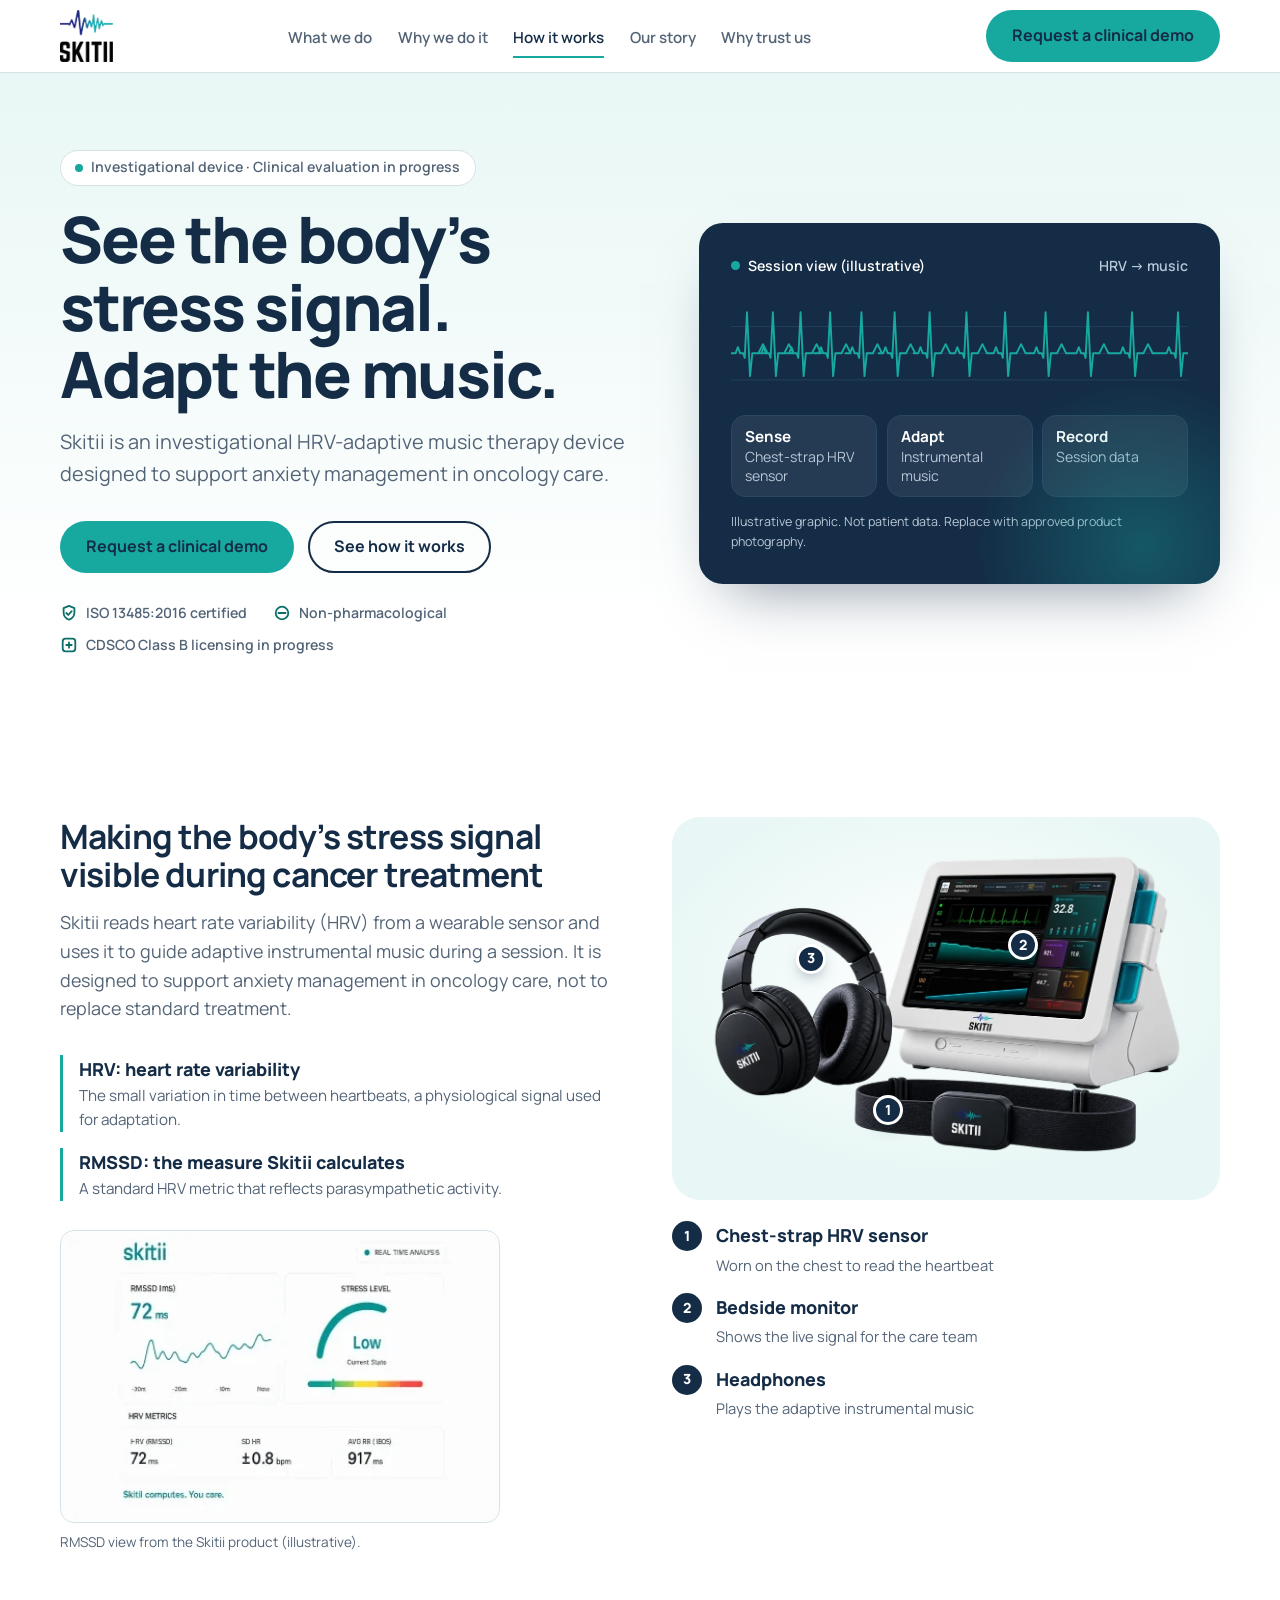
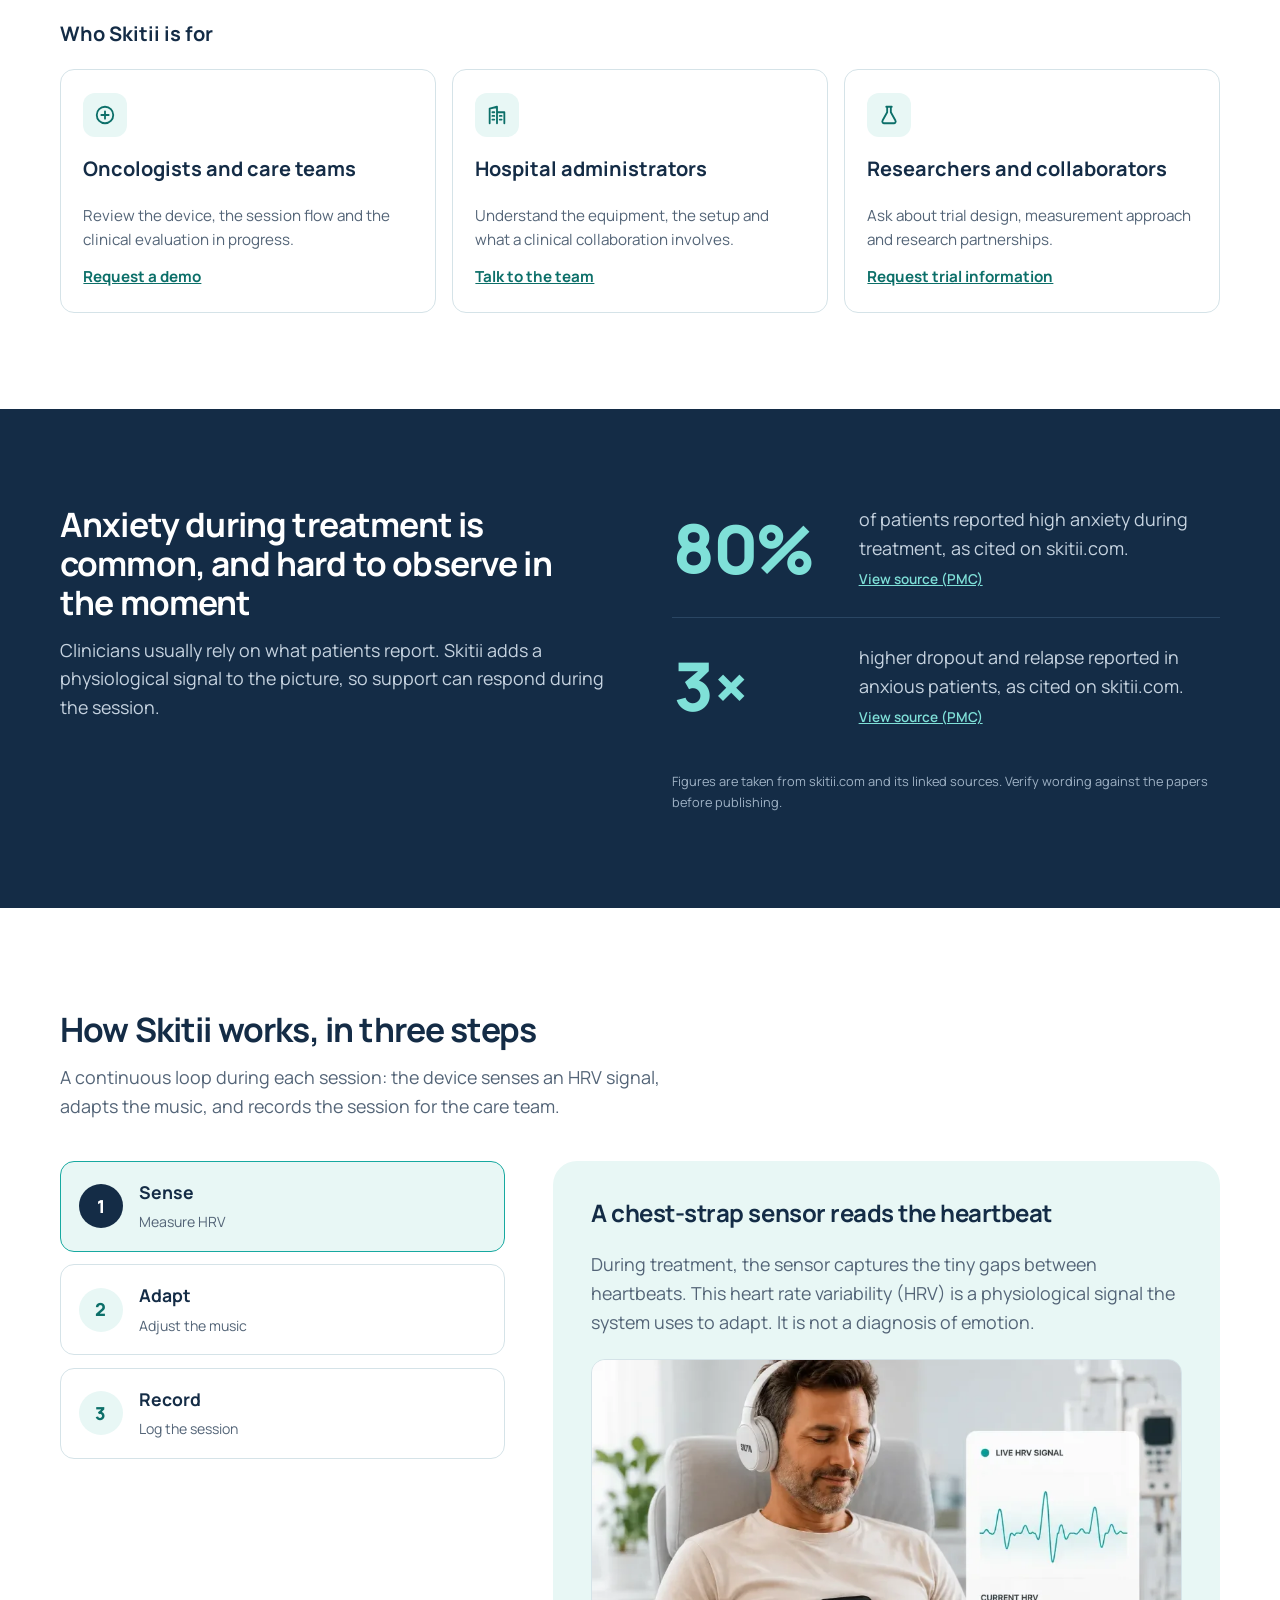
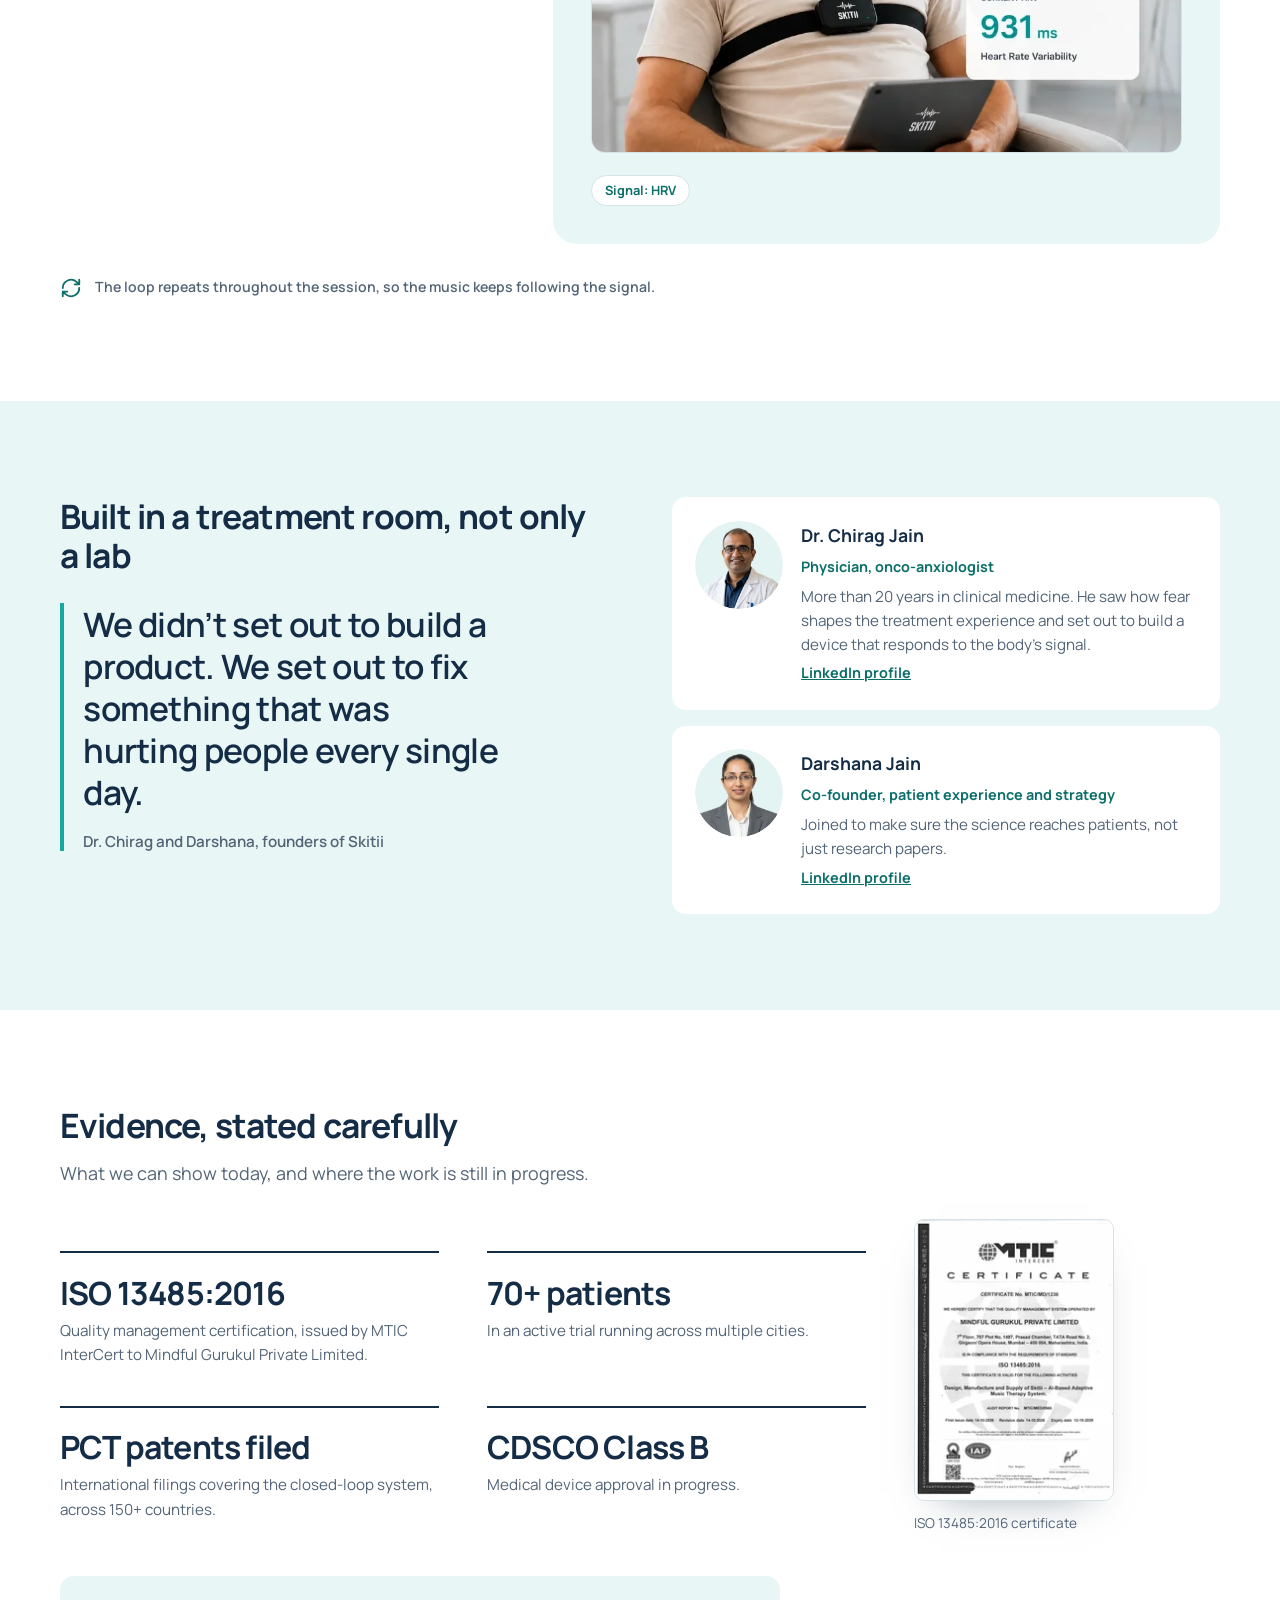
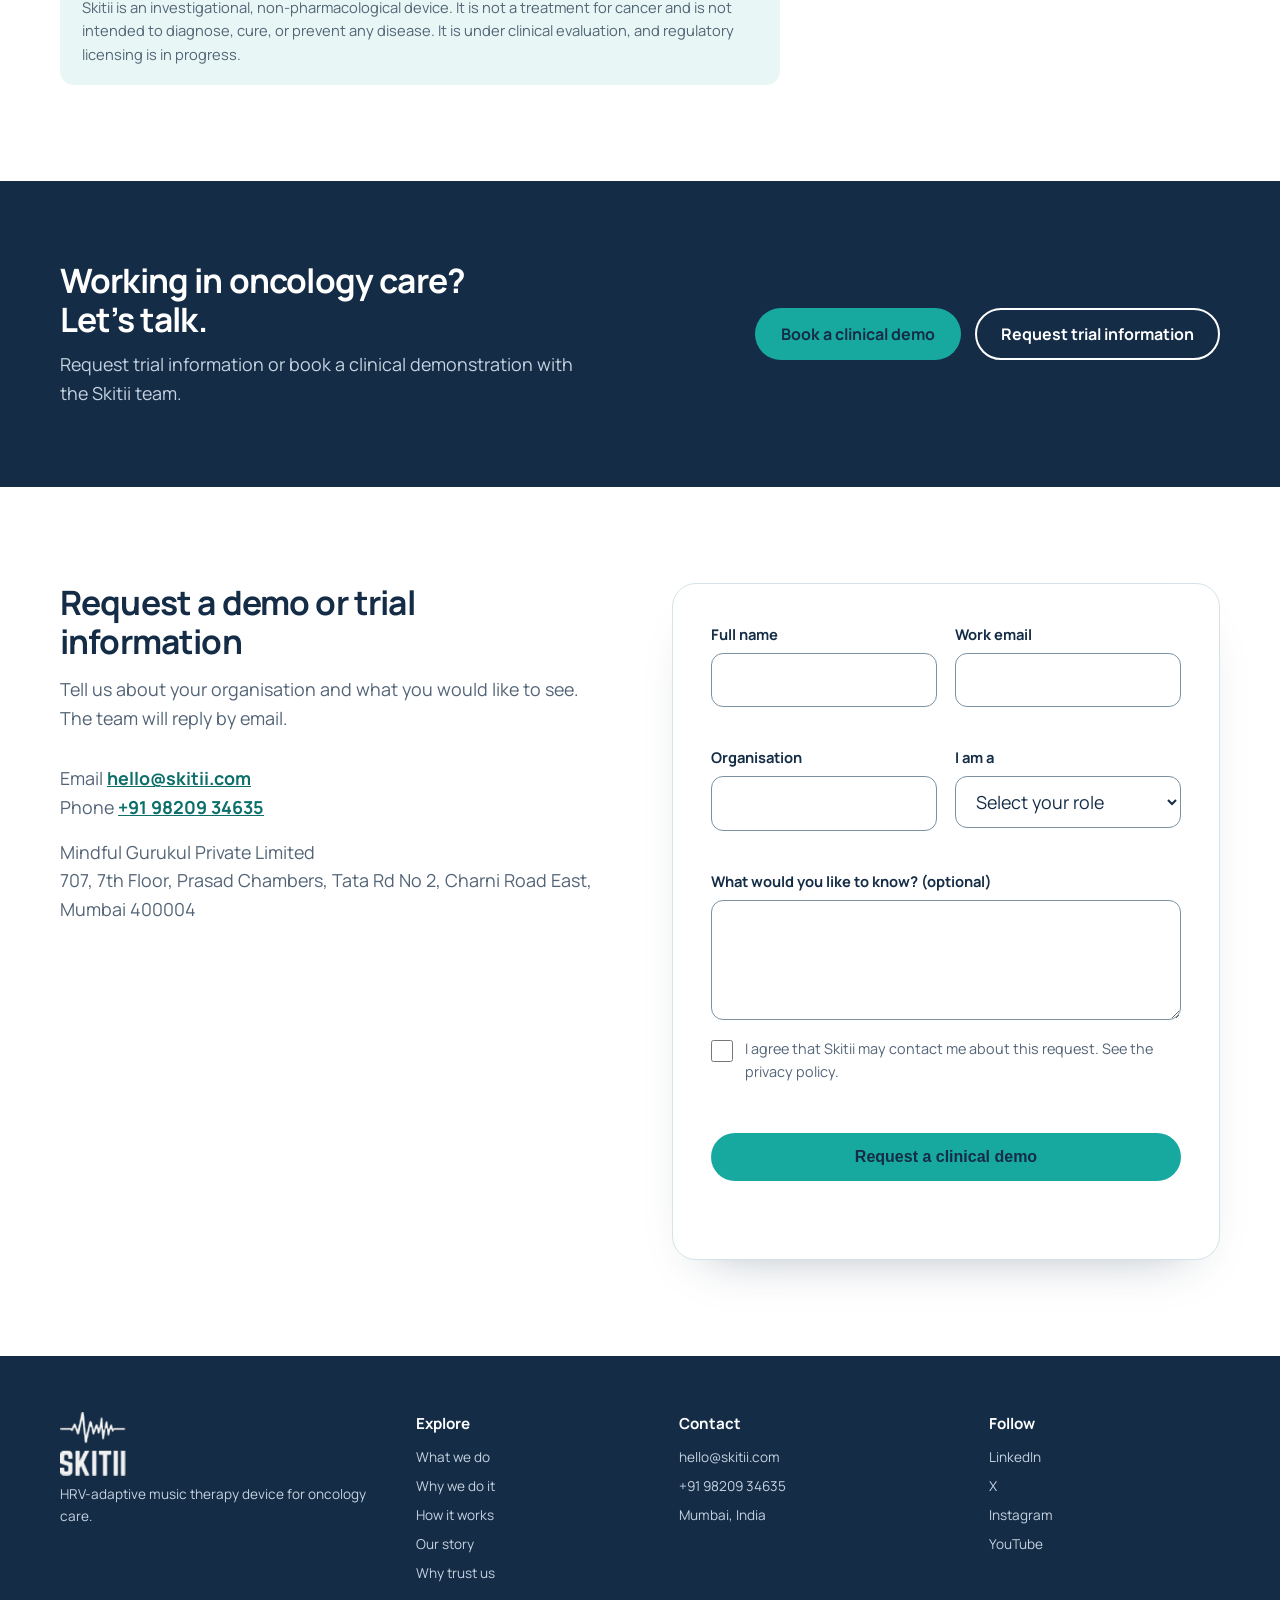
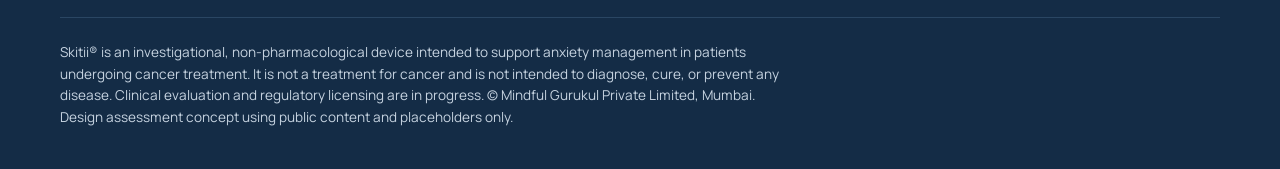
<file: index.html>
<!DOCTYPE html>
<html lang="en">
<head>
<meta charset="utf-8">
<meta name="viewport" content="width=device-width, initial-scale=1, viewport-fit=cover">
<title>Skitii | HRV-adaptive music therapy device for oncology care</title>
<meta name="description" content="Skitii is an investigational HRV-adaptive music therapy device designed to support anxiety management in oncology care.">
<meta name="robots" content="noindex, nofollow"><!-- Assessment preview: remove before any real launch -->
<meta name="theme-color" content="#142C46">
<meta property="og:type" content="website">
<meta property="og:title" content="Skitii | HRV-adaptive music therapy device for oncology care">
<meta property="og:description" content="Skitii is an investigational HRV-adaptive music therapy device designed to support anxiety management in oncology care.">
<link rel="icon" href="assets/favicon.svg" type="image/svg+xml">
<link rel="preconnect" href="https://fonts.googleapis.com">
<link rel="preconnect" href="https://fonts.gstatic.com" crossorigin>
<link href="https://fonts.googleapis.com/css2?family=Manrope:wght@400;500;600;700;800&display=swap" rel="stylesheet">
<link rel="stylesheet" href="css/tokens.css?v=20261114">
<link rel="stylesheet" href="css/base.css?v=20261114">
<link rel="stylesheet" href="css/buttons.css?v=20261114">
<link rel="stylesheet" href="css/header.css?v=20261114">
<link rel="stylesheet" href="css/hero.css?v=20261114">
<link rel="stylesheet" href="css/how-it-works.css?v=20261114">
<link rel="stylesheet" href="css/cta.css?v=20261114">
<link rel="stylesheet" href="css/sections.css?v=20261114">
<link rel="stylesheet" href="css/responsive.css?v=20261114">
<link rel="stylesheet" href="css/media.css?v=20261114">
</head>
<body>
<a class="skip" href="#main">Skip to main content</a>

<header>
  <div class="wrap bar">
    <a class="logo" href="#" aria-label="Skitii home"><img src="assets/skitii-logo.png?v=20261114" alt="SKITII logo" width="53" height="52"></a>
    <button class="menu-btn" aria-expanded="false" aria-controls="nav" aria-label="Open menu">
      <svg width="22" height="22" viewBox="0 0 22 22" fill="none" stroke="currentColor" stroke-width="2" stroke-linecap="round"><path d="M3 6h16M3 11h16M3 16h16"/></svg>
    </button>
    <nav id="nav" aria-label="Primary" hidden>
      <ul>
        <li><a href="#what">What we do</a></li>
        <li><a href="#why">Why we do it</a></li>
        <li><a href="#how" aria-current="true">How it works</a></li>
        <li><a href="#story">Our story</a></li>
        <li><a href="#trust">Why trust us</a></li>
      </ul>
    </nav>
    <a class="btn btn-primary nav-cta" href="#enquiry">Request a clinical demo</a>
  </div>
</header>

<main id="main">
  <!-- HERO -->
  <section class="hero" aria-labelledby="hero-title">
    <div class="wrap hero-grid">
      <div>
        <span class="badge"><i></i>Investigational device · Clinical evaluation in progress</span>
        <h1 id="hero-title">See the body’s stress signal. Adapt the music.</h1>
        <p class="lede">Skitii is an investigational HRV-adaptive music therapy device designed to support anxiety management in oncology care.</p>
        <div class="cta-row" id="hero-cta">
          <a class="btn btn-primary" href="#enquiry">Request a clinical demo</a>
          <a class="btn btn-ghost" href="#how">See how it works</a>
        </div>
        <ul class="proof" aria-label="Credentials">
          <li><svg viewBox="0 0 20 20" fill="none" stroke="#0C6F69" stroke-width="2" stroke-linecap="round" stroke-linejoin="round" aria-hidden="true"><path d="M10 2l6 2.5v5c0 4-2.6 6.8-6 8-3.4-1.2-6-4-6-8v-5z"/><path d="M7 10l2.2 2.2L13 8"/></svg>ISO 13485:2016 certified</li>
          <li><svg viewBox="0 0 20 20" fill="none" stroke="#0C6F69" stroke-width="2" stroke-linecap="round" aria-hidden="true"><circle cx="10" cy="10" r="7"/><path d="M6 10h8"/></svg>Non-pharmacological</li>
          <li><svg viewBox="0 0 20 20" fill="none" stroke="#0C6F69" stroke-width="2" stroke-linecap="round" stroke-linejoin="round" aria-hidden="true"><rect x="3" y="3" width="14" height="14" rx="3"/><path d="M7 10h6M10 7v6"/></svg>CDSCO Class B licensing in progress</li>
        </ul>
      </div>

      <figure class="signal" aria-label="Illustration of a heart-rate-variability signal guiding adaptive music">
        <div class="signal-top"><span class="live"><i></i>Session view (illustrative)</span><span>HRV → music</span></div>
        <div class="trace-wrap">
          <svg class="trace" id="trace" viewBox="0 0 600 130" role="img" aria-label="Animated heartbeat trace with beats gradually spacing out">
            <g class="grid"><line x1="0" y1="35" x2="600" y2="35"/><line x1="0" y1="70" x2="600" y2="70"/><line x1="0" y1="105" x2="600" y2="105"/></g>
            <path id="tracePath" d=""/>
          </svg>
        </div>
        <div class="chips">
          <div class="chip"><b>Sense</b><span>Chest-strap HRV sensor</span></div>
          <div class="chip"><b>Adapt</b><span>Instrumental music</span></div>
          <div class="chip"><b>Record</b><span>Session data</span></div>
        </div>
        <p class="note">Illustrative graphic. Not patient data. Replace with approved product photography.</p>
      </figure>
    </div>
  </section>

  <!-- WHAT + WHY -->
  <section class="sec" id="what" aria-labelledby="what-title">
    <div class="wrap">
      <div class="split">
        <div>
          <h2 id="what-title">Making the body’s stress signal visible during cancer treatment</h2>
          <p class="sub">Skitii reads heart rate variability (HRV) from a wearable sensor and uses it to guide adaptive instrumental music during a session. It is designed to support anxiety management in oncology care, not to replace standard treatment.</p>
          <dl class="def">
            <div><dt>HRV: heart rate variability</dt><dd>The small variation in time between heartbeats, a physiological signal used for adaptation.</dd></div>
            <div><dt>RMSSD: the measure Skitii calculates</dt><dd>A standard HRV metric that reflects parasympathetic activity.</dd></div>
          </dl>
          <figure class="x-rm"><img src="assets/img/rmssd.webp" alt="Skitii analytics view of the RMSSD signal" width="422" height="280" loading="lazy"><figcaption>RMSSD view from the Skitii product (illustrative).</figcaption></figure>
        </div>
        <div class="x-sys"><figure class="x-stage" aria-label="Skitii device set with numbered parts"><div class="x-zoom"><img class="x-dev" src="assets/img/device.webp" alt="Skitii device set: headphones, bedside monitor and chest-strap HRV sensor" width="1000" height="623" loading="lazy"><span class="x-hot" aria-hidden="true" style="left:39.4%;top:76.5%">1</span><span class="x-hot" aria-hidden="true" style="left:64%;top:33.5%">2</span><span class="x-hot" aria-hidden="true" style="left:25.4%;top:37%">3</span></div></figure>
<ol class="x-legend"><li><span aria-hidden="true">1</span><div><b>Chest-strap HRV sensor</b><small>Worn on the chest to read the heartbeat</small></div></li><li><span aria-hidden="true">2</span><div><b>Bedside monitor</b><small>Shows the live signal for the care team</small></div></li><li><span aria-hidden="true">3</span><div><b>Headphones</b><small>Plays the adaptive instrumental music</small></div></li></ol></div>
      </div>
      <div class="aud">
        <h3>Who Skitii is for</h3>
        <div class="cards">
          <article class="card"><div class="ico"><svg viewBox="0 0 24 24" aria-hidden="true"><circle cx="12" cy="12" r="9"/><path d="M12 8v8M8 12h8"/></svg></div><h3>Oncologists and care teams</h3><p>Review the device, the session flow and the clinical evaluation in progress.</p><a href="#enquiry">Request a demo</a></article>
          <article class="card"><div class="ico"><svg viewBox="0 0 24 24" aria-hidden="true"><path d="M4 21V5l8-2v18M12 9h8v12M7 9h2M7 13h2M7 17h2M15 13h2M15 17h2"/></svg></div><h3>Hospital administrators</h3><p>Understand the equipment, the setup and what a clinical collaboration involves.</p><a href="#enquiry">Talk to the team</a></article>
          <article class="card"><div class="ico"><svg viewBox="0 0 24 24" aria-hidden="true"><path d="M9 3h6M10 3v6l-5 9a2 2 0 0 0 2 3h10a2 2 0 0 0 2-3l-5-9V3"/></svg></div><h3>Researchers and collaborators</h3><p>Ask about trial design, measurement approach and research partnerships.</p><a href="#enquiry">Request trial information</a></article>
        </div>
      </div>
    </div>
  </section>

  <section class="sec dark" id="why" aria-labelledby="why-title">
    <div class="wrap split">
      <div>
        <h2 id="why-title">Anxiety during treatment is common, and hard to observe in the moment</h2>
        <p class="sub">Clinicians usually rely on what patients report. Skitii adds a physiological signal to the picture, so support can respond during the session.</p>
      </div>
      <div>
        <div class="stat-row"><div class="stat" role="img" aria-label="80 percent" data-target="80" data-suffix="%">80%</div><div><p>of patients reported high anxiety during treatment, as cited on skitii.com.</p><a href="https://pmc.ncbi.nlm.nih.gov/articles/PMC10163167/">View source (PMC)</a></div></div>
        <div class="stat-row"><div class="stat" role="img" aria-label="3 times" data-target="3" data-suffix="×">3×</div><div><p>higher dropout and relapse reported in anxious patients, as cited on skitii.com.</p><a href="https://pmc.ncbi.nlm.nih.gov/articles/PMC10304137/">View source (PMC)</a></div></div>
        <p class="caveat">Figures are taken from skitii.com and its linked sources. Verify wording against the papers before publishing.</p>
      </div>
    </div>
  </section>

  <!-- HOW SKITII WORKS -->
  <section class="works" id="how" aria-labelledby="how-title">
    <div class="wrap">
      <h2 id="how-title">How Skitii works, in three steps</h2>
      <p class="sub">A continuous loop during each session: the device senses an HRV signal, adapts the music, and records the session for the care team.</p>

      <div class="flow">
        <div role="tablist" aria-label="Skitii steps">
          <button role="tab" id="t1" aria-selected="true" aria-controls="p1"><span class="n">1</span><span><strong>Sense</strong><small>Measure HRV</small></span></button>
          <button role="tab" id="t2" aria-selected="false" aria-controls="p2" tabindex="-1"><span class="n">2</span><span><strong>Adapt</strong><small>Adjust the music</small></span></button>
          <button role="tab" id="t3" aria-selected="false" aria-controls="p3" tabindex="-1"><span class="n">3</span><span><strong>Record</strong><small>Log the session</small></span></button>
        </div>

        <div>
          <div role="tabpanel" id="p1" aria-labelledby="t1">
            <h3>A chest-strap sensor reads the heartbeat</h3>
            <p>During treatment, the sensor captures the tiny gaps between heartbeats. This heart rate variability (HRV) is a physiological signal the system uses to adapt. It is not a diagnosis of emotion.</p>
            <div class="art photo"><img src="assets/img/sense.webp" alt="A patient resting in a treatment chair wearing Skitii headphones and the chest-strap sensor, with a live HRV signal card" width="900" height="600" loading="lazy"></div>
            <span class="tag">Signal: HRV</span>
          </div>

          <div role="tabpanel" id="p2" aria-labelledby="t2" hidden>
            <h3>AI-generated instrumental music responds in real time</h3>
            <p>Skitii calculates RMSSD from the HRV signal and adjusts the music as the signal changes, rather than playing a fixed playlist.</p>
            <div class="art photo"><img src="assets/img/adapt.webp" alt="A patient listening to adaptive music through Skitii headphones while a therapy-in-progress card shows the live signal" width="900" height="600" loading="lazy"></div>
            <span class="tag">Signal: RMSSD</span>
          </div>

          <div role="tabpanel" id="p3" aria-labelledby="t3" hidden>
            <h3>Session data is logged for the care team</h3>
            <p>Signals from each session are recorded so clinicians can review how HRV changed over time. <em>Placeholder copy: confirm wording with the Skitii team.</em></p>
            <div class="art photo x-rec"><img src="assets/img/record.webp" alt="A nurse and a patient in an oncology day-care room reviewing a tablet together" width="1024" height="687" loading="lazy"><div class="x-card" role="group" aria-label="Illustrative session record card"><div class="x-ch"><i></i>Session record</div><div class="x-cs">Illustrative data</div>
<div class="x-rowc"><span>Session length</span><b>32<small>min</small></b></div><div class="x-rowc"><span>Avg heart rate</span><b>65<small>bpm</small></b></div><div class="x-rowc"><span>Avg RMSSD</span><b>72<small>ms</small></b></div>
<div class="x-cap">RMSSD over the session</div><svg class="x-ctr" viewBox="0 0 160 40" preserveAspectRatio="none" aria-hidden="true"><path d="M0 28 C10 10 18 34 28 20 S46 8 56 22 S74 34 84 18 S104 6 114 20 S134 30 160 14" fill="none" stroke="#17A9A0" stroke-width="2" stroke-linecap="round"/></svg>
<div class="x-cf"><svg viewBox="0 0 12 12" aria-hidden="true"><path d="M2 6.5l2.6 2.6L10 3.4" fill="none" stroke="#0C6F69" stroke-width="1.8" stroke-linecap="round" stroke-linejoin="round"/></svg>Saved for care team review</div></div></div>
            <span class="tag">Output: session record</span>
          </div>
        </div>
      </div>

      <p class="loop">
        <svg viewBox="0 0 24 24" fill="none" stroke="currentColor" stroke-width="2" stroke-linecap="round" stroke-linejoin="round" aria-hidden="true"><path d="M3 12a9 9 0 0 1 15-6.7L21 8M21 3v5h-5M21 12a9 9 0 0 1-15 6.7L3 16M3 21v-5h5"/></svg>
        The loop repeats throughout the session, so the music keeps following the signal.
      </p>
    </div>
  </section>

  <!-- STORY + TRUST -->
  <section class="sec alt" id="story" aria-labelledby="story-title">
    <div class="wrap split">
      <div>
        <h2 id="story-title">Built in a treatment room, not only a lab</h2>
        <blockquote class="quote" style="margin-top:1.8rem">We didn’t set out to build a product. We set out to fix something that was hurting people every single day.<cite>Dr. Chirag and Darshana, founders of Skitii</cite></blockquote>
      </div>
      <div>
        <article class="card founder"><img class="x-av" src="assets/img/chirag.webp" alt="Portrait of Dr. Chirag Jain" width="152" height="152" loading="lazy"><div><h3>Dr. Chirag Jain</h3><p class="role">Physician, onco-anxiologist</p><p>More than 20 years in clinical medicine. He saw how fear shapes the treatment experience and set out to build a device that responds to the body’s signal.</p><a href="https://www.linkedin.com/in/dr-chirag-jain">LinkedIn profile</a></div></article>
        <article class="card founder"><img class="x-av" src="assets/img/darshana.webp" alt="Portrait of Darshana Jain" width="152" height="152" loading="lazy"><div><h3>Darshana Jain</h3><p class="role">Co-founder, patient experience and strategy</p><p>Joined to make sure the science reaches patients, not just research papers.</p><a href="https://www.linkedin.com/in/darshana-jain-81477a146">LinkedIn profile</a></div></article>
      </div>
    </div>
  </section>

  <section class="sec" id="trust" aria-labelledby="trust-title">
    <div class="wrap">
      <h2 id="trust-title">Evidence, stated carefully</h2>
      <p class="sub">What we can show today, and where the work is still in progress.</p>
      <div class="trust-split"><div>
      <div class="facts">
        <div class="fact"><b>ISO 13485:2016</b><p>Quality management certification, issued by MTIC InterCert to Mindful Gurukul Private Limited.</p></div>
        <div class="fact"><b>70+ patients</b><p>In an active trial running across multiple cities.</p></div>
        <div class="fact"><b>PCT patents filed</b><p>International filings covering the closed-loop system, across 150+ countries.</p></div>
        <div class="fact"><b>CDSCO Class B</b><p>Medical device approval in progress.</p></div>
      </div>
      <p class="reg">Skitii is an investigational, non-pharmacological device. It is not a treatment for cancer and is not intended to diagnose, cure, or prevent any disease. It is under clinical evaluation, and regulatory licensing is in progress.</p></div><figure class="x-cert"><img src="assets/img/cert.webp" alt="ISO 13485:2016 certificate issued by MTIC InterCert to Mindful Gurukul Private Limited" width="200" height="283" loading="lazy"><figcaption>ISO 13485:2016 certificate</figcaption></figure></div>
    </div>
  </section>

  <!-- CTA -->
  <section class="cta-band" id="contact" aria-labelledby="cta-title">
    <div class="wrap">
      <div>
        <h2 id="cta-title">Working in oncology care? Let’s talk.</h2>
        <p>Request trial information or book a clinical demonstration with the Skitii team.</p>
      </div>
      <div class="cta-row" style="margin:0">
        <a class="btn btn-primary" href="#enquiry">Book a clinical demo</a>
        <a class="btn btn-ghost" href="mailto:hello@skitii.com?subject=Trial%20information%20request">Request trial information</a>
      </div>
    </div>
  </section>
  <section class="sec" id="enquiry" aria-labelledby="enq-title">
    <div class="wrap split">
      <div class="contact-side">
        <h2 id="enq-title">Request a demo or trial information</h2>
        <p class="sub">Tell us about your organisation and what you would like to see. The team will reply by email.</p>
        <p>Email <a href="mailto:hello@skitii.com">hello@skitii.com</a><br>Phone <a href="tel:+919820934635">+91 98209 34635</a></p>
        <p>Mindful Gurukul Private Limited<br>707, 7th Floor, Prasad Chambers, Tata Rd No 2, Charni Road East, Mumbai 400004</p>
      </div>
      <form class="form" id="enquiry-form" novalidate>
        <div class="f"><label for="name">Full name</label><input id="name" name="name" autocomplete="name" required><span class="err" id="name-err"></span></div>
        <div class="f"><label for="email">Work email</label><input id="email" name="email" type="email" autocomplete="email" required><span class="err" id="email-err"></span></div>
        <div class="f"><label for="org">Organisation</label><input id="org" name="org" autocomplete="organization" required><span class="err" id="org-err"></span></div>
        <div class="f"><label for="role">I am a</label><select id="role" name="role" required><option value="">Select your role</option><option>Oncologist or clinician</option><option>Hospital administrator</option><option>Researcher</option><option>Investor</option><option>Other</option></select><span class="err" id="role-err"></span></div>
        <div class="f full"><label for="msg">What would you like to know? (optional)</label><textarea id="msg" name="msg"></textarea></div>
        <label class="check f full" for="consent" style="display:flex"><input id="consent" type="checkbox" required><span>I agree that Skitii may contact me about this request. See the privacy policy.</span></label>
        <span class="err f full" id="consent-err"></span>
        <div class="f full"><button class="btn btn-primary" type="submit">Request a clinical demo</button></div>
        <p id="form-status" role="status" aria-live="polite"></p>
      </form>
    </div>
  </section>
</main>

<footer>
  <div class="wrap foot">
    <div><img class="footer-logo" src="assets/skitii-logo-white.png?v=20261114" alt="SKITII logo" width="66" height="64"><p style="margin-top:.5rem">HRV-adaptive music therapy device for oncology care.</p></div>
    <div><h3>Explore</h3><ul><li><a href="#what">What we do</a></li><li><a href="#why">Why we do it</a></li><li><a href="#how">How it works</a></li><li><a href="#story">Our story</a></li><li><a href="#trust">Why trust us</a></li></ul></div>
    <div><h3>Contact</h3><ul><li><a href="mailto:hello@skitii.com">hello@skitii.com</a></li><li><a href="tel:+919820934635">+91 98209 34635</a></li><li>Mumbai, India</li></ul></div>
    <div><h3>Follow</h3><ul><li><a href="https://www.linkedin.com/company/mindfulgurukul/">LinkedIn</a></li><li><a href="https://x.com/skitiiapp">X</a></li><li><a href="https://www.instagram.com/skitiiapp">Instagram</a></li><li><a href="https://www.youtube.com/@mindfulgurukul1329">YouTube</a></li></ul></div>
  </div>
  <div class="wrap">
    <p>Skitii® is an investigational, non-pharmacological device intended to support anxiety management in patients undergoing cancer treatment. It is not a treatment for cancer and is not intended to diagnose, cure, or prevent any disease. Clinical evaluation and regulatory licensing are in progress. © Mindful Gurukul Private Limited, Mumbai. Design assessment concept using public content and placeholders only.</p>
  </div>
</footer>

<div class="dock" id="dock"><a class="btn btn-primary" href="#enquiry">Request a clinical demo</a></div>

<script src="js/hero-trace.js?v=20261114" defer></script>
<script src="js/nav.js?v=20261114" defer></script>
<script src="js/cta-dock.js?v=20261114" defer></script>
<script src="js/enquiry-form.js?v=20261114" defer></script>
<script src="js/step-tabs.js?v=20261114" defer></script>
<script src="js/stats-odometer.js?v=20261114" defer></script>
</body>
</html>
</file>
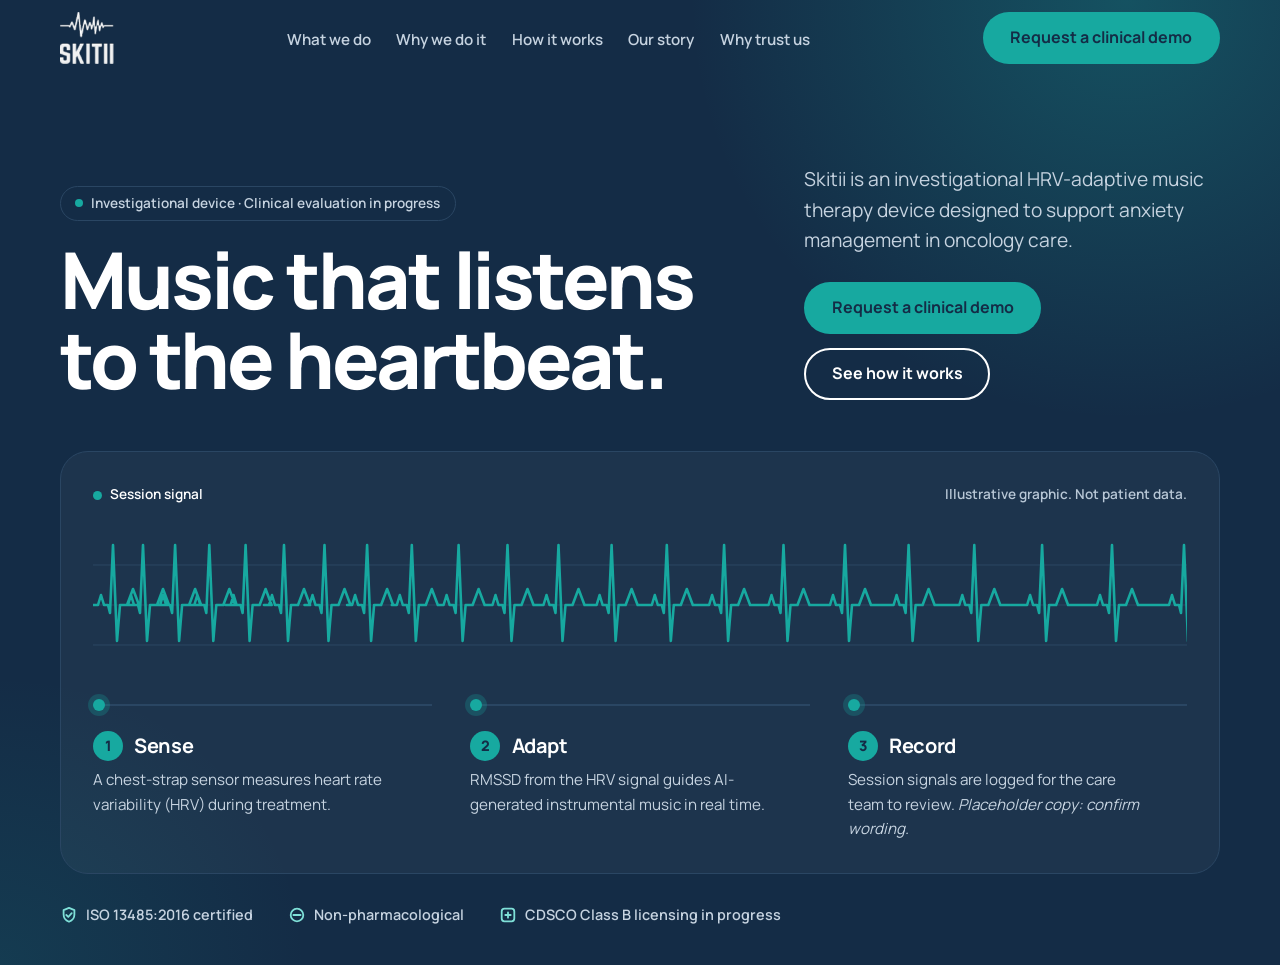
<file: concept-b.html>
<!DOCTYPE html>
<html lang="en">
<head>
<meta charset="utf-8">
<meta name="robots" content="noindex, nofollow">
<meta name="viewport" content="width=device-width, initial-scale=1, viewport-fit=cover">
<title>Skitii | Hero concept B: signal-first layout</title>
<meta name="description" content="Skitii is an investigational HRV-adaptive music therapy device designed to support anxiety management in oncology care.">
<link rel="preconnect" href="https://fonts.googleapis.com">
<link rel="preconnect" href="https://fonts.gstatic.com" crossorigin>
<link href="https://fonts.googleapis.com/css2?family=Manrope:wght@400;500;600;700;800&display=swap" rel="stylesheet">
<style>
:root{--navy:#142C46;--teal:#17A9A0;--teal-lt:#7FE0D8;--aqua:#E8F7F5;--slate:#536477;--mute:#C6D3E0;--edge:#2A4663;--r-sm:999px}
*{box-sizing:border-box;margin:0}
body{font-family:Manrope,Inter,system-ui,sans-serif;background:var(--navy);color:#fff;line-height:1.6;font-size:clamp(1rem,.96rem + .2vw,1.125rem);-webkit-font-smoothing:antialiased;overflow-x:clip}
a{color:inherit}
:focus-visible{outline:3px solid var(--teal-lt);outline-offset:3px;border-radius:6px}
.wrap{width:min(1160px,100% - 2.5rem);margin-inline:auto}
.skip{position:absolute;left:-999px;top:8px;background:#fff;color:var(--navy);padding:.6rem 1rem;border-radius:8px;z-index:20}
.skip:focus{left:8px}
.hero-b{position:relative;overflow:hidden;background:radial-gradient(55% 70% at 88% 0%,rgba(23,169,160,.30),transparent 62%),radial-gradient(40% 50% at 0% 100%,rgba(23,169,160,.12),transparent 60%),var(--navy)}

/* Header */
.bar{display:flex;align-items:center;justify-content:space-between;gap:1rem;min-height:76px;position:relative}
.logo{display:flex;align-items:center;justify-content:flex-start;text-decoration:none}
.logo img{display:block;height:52px;width:auto;max-width:130px;object-fit:contain;object-position:left center}
nav ul{display:flex;gap:1.6rem;list-style:none;padding:0}
nav a{text-decoration:none;font-weight:600;font-size:.95rem;color:var(--mute);padding:.5rem 0;border-bottom:2px solid transparent}
nav a:hover{color:#fff;border-color:var(--teal)}
.menu-btn{display:none;min-width:48px;min-height:48px;border:1.5px solid #fff;background:none;border-radius:12px;cursor:pointer;color:#fff;place-items:center}
.btn{display:inline-flex;align-items:center;justify-content:center;min-height:48px;padding:.7rem 1.6rem;border-radius:var(--r-sm);font-weight:700;font-size:1rem;text-decoration:none;border:2px solid transparent;cursor:pointer;transition:transform .2s,background .2s}
.btn-primary{background:var(--teal);color:var(--navy)}.btn-primary:hover{background:#2BC0B6;transform:translateY(-1px)}
.btn-ghost{border-color:#fff;color:#fff}.btn-ghost:hover{background:rgba(255,255,255,.1)}

/* Intro */
.intro{padding:clamp(2.5rem,7vw,5.5rem) 0 clamp(2rem,4vw,3.2rem);display:grid;grid-template-columns:1.25fr .75fr;gap:clamp(1.5rem,4vw,4rem);align-items:end}
.badge{display:inline-flex;align-items:center;gap:.5rem;border:1px solid var(--edge);border-radius:var(--r-sm);padding:.35rem .9rem;font-size:.85rem;font-weight:600;color:var(--mute)}
.badge i{width:8px;height:8px;border-radius:50%;background:var(--teal)}
h1{font-size:clamp(2.3rem,1rem + 5.2vw,4.9rem);line-height:1.02;letter-spacing:-.04em;font-weight:800;margin:1.2rem 0 0;max-width:13ch}
.side p{color:var(--mute);font-size:clamp(1.05rem,1rem + .3vw,1.2rem);max-width:40ch}
.cta-row{display:flex;flex-wrap:wrap;gap:.9rem;margin-top:1.6rem}

/* Signal stage */
.stage{border:1px solid var(--edge);border-radius:28px;background:rgba(255,255,255,.04);padding:clamp(1.1rem,3vw,2rem)}
.stage-top{display:flex;justify-content:space-between;gap:1rem;flex-wrap:wrap;font-size:.85rem;color:#B8C7D6;font-weight:600}
.live{display:flex;align-items:center;gap:.5rem;color:#fff}
.live i{width:9px;height:9px;border-radius:50%;background:var(--teal);animation:pulse 1.8s infinite}
svg.trace{width:100%;height:150px;display:block;margin:1.2rem 0 1.8rem}
.trace line{stroke:var(--edge);stroke-width:1}
.trace path{fill:none;stroke:var(--teal);stroke-width:2.6;stroke-linecap:round;stroke-linejoin:round}
.trace.go path{stroke-dasharray:var(--len);stroke-dashoffset:var(--len);animation:draw 4.2s cubic-bezier(.4,0,.2,1) forwards}
.steps{display:grid;grid-template-columns:repeat(3,1fr);gap:clamp(1rem,3vw,2.5rem);list-style:none;padding:0}
.steps li{position:relative;border-top:2px solid var(--edge);padding-top:1.5rem}
.steps li::before{content:"";position:absolute;top:-7px;left:0;width:12px;height:12px;border-radius:50%;background:var(--teal);box-shadow:0 0 0 5px rgba(23,169,160,.25)}
.steps h3{display:flex;align-items:center;gap:.7rem;font-size:1.25rem;letter-spacing:-.02em;margin-bottom:.4rem}
.steps h3 span{display:grid;place-items:center;width:30px;height:30px;border-radius:50%;background:var(--teal);color:var(--navy);font-size:.9rem;font-weight:800}
.steps p{color:var(--mute);font-size:.95rem;max-width:34ch}

/* Credentials */
.creds{display:flex;flex-wrap:wrap;gap:.7rem 2.2rem;list-style:none;padding:1.8rem 0 2.4rem;font-size:.9rem;font-weight:600;color:var(--mute)}
.creds li{display:flex;align-items:center;gap:.5rem}
.creds svg{width:18px;height:18px;flex:none;fill:none;stroke:var(--teal-lt);stroke-width:2;stroke-linecap:round;stroke-linejoin:round}

@keyframes draw{to{stroke-dashoffset:0}}
@keyframes pulse{50%{opacity:.35;transform:scale(.8)}}
@media (max-width:960px){.intro{grid-template-columns:1fr;align-items:start}h1{max-width:16ch}}
@media (max-width:720px){
  .wrap{width:min(1160px,100% - 2rem)}
  .bar{min-height:64px}
  .logo img{height:44px;max-width:105px}
  .menu-btn{display:grid}
  nav{position:absolute;inset:64px 0 auto 0;background:var(--navy);border:1px solid var(--edge);border-radius:16px;padding:.4rem 1.2rem 1rem;z-index:5}
  nav[hidden]{display:none}
  nav ul{flex-direction:column;gap:0}
  nav a{display:block;padding:1rem 0;border-bottom:1px solid var(--edge);font-size:1.05rem}
  .bar>.btn{display:none}
  .badge{display:flex;border-radius:14px;line-height:1.4;padding:.5rem .9rem}
  .cta-row .btn{width:100%}
  svg.trace{height:110px;margin-bottom:1.4rem}
  .stage{border-radius:20px}
  .steps{grid-template-columns:1fr;gap:0}
  .steps li{border-top:0;border-left:2px solid var(--edge);padding:0 0 1.5rem 1.4rem}
  .steps li:last-child{padding-bottom:0}
  .steps li::before{top:.35rem;left:-7px}
  .creds{flex-direction:column;gap:.8rem}
}
@media (min-width:721px){nav[hidden]{display:block}}
@media (prefers-reduced-motion:reduce){*{animation:none!important;transition:none!important}.trace.go path{stroke-dasharray:none}}
</style>
</head>
<body>
<a class="skip" href="#hero-b">Skip to main content</a>
<div class="hero-b">
  <header class="wrap bar">
    <a class="logo" href="#" aria-label="Skitii home"><img src="assets/skitii-logo-white.png?v=20261114" alt="SKITII logo" width="54" height="52"></a>
    <button class="menu-btn" aria-expanded="false" aria-controls="nav" aria-label="Open menu">
      <svg width="22" height="22" viewBox="0 0 22 22" fill="none" stroke="currentColor" stroke-width="2" stroke-linecap="round" aria-hidden="true"><path d="M3 6h16M3 11h16M3 16h16"/></svg>
    </button>
    <nav id="nav" aria-label="Primary" hidden>
      <ul>
        <li><a href="#">What we do</a></li><li><a href="#">Why we do it</a></li><li><a href="#">How it works</a></li><li><a href="#">Our story</a></li><li><a href="#">Why trust us</a></li>
      </ul>
    </nav>
    <a class="btn btn-primary" href="#">Request a clinical demo</a>
  </header>

  <main id="hero-b" class="wrap" aria-labelledby="hb-title">
    <section class="intro">
      <div>
        <span class="badge"><i></i>Investigational device · Clinical evaluation in progress</span>
        <h1 id="hb-title">Music that listens to the heartbeat.</h1>
      </div>
      <div class="side">
        <p>Skitii is an investigational HRV-adaptive music therapy device designed to support anxiety management in oncology care.</p>
        <div class="cta-row">
          <a class="btn btn-primary" href="#">Request a clinical demo</a>
          <a class="btn btn-ghost" href="#stage">See how it works</a>
        </div>
      </div>
    </section>

    <section class="stage" id="stage" aria-label="How a Skitii session works">
      <div class="stage-top"><span class="live"><i></i>Session signal</span><span>Illustrative graphic. Not patient data.</span></div>
      <svg class="trace" id="trace" role="img" aria-label="Animated heartbeat trace with beats gradually spacing out" preserveAspectRatio="none">
        <line x1="0" x2="100%" y1="40" y2="40"/><line x1="0" x2="100%" y1="80" y2="80"/><line x1="0" x2="100%" y1="120" y2="120"/>
        <path id="tracePath" d=""/>
      </svg>
      <ol class="steps">
        <li><h3><span>1</span>Sense</h3><p>A chest-strap sensor measures heart rate variability (HRV) during treatment.</p></li>
        <li><h3><span>2</span>Adapt</h3><p>RMSSD from the HRV signal guides AI-generated instrumental music in real time.</p></li>
        <li><h3><span>3</span>Record</h3><p>Session signals are logged for the care team to review. <em>Placeholder copy: confirm wording.</em></p></li>
      </ol>
    </section>

    <ul class="creds" aria-label="Credentials">
      <li><svg viewBox="0 0 20 20" aria-hidden="true"><path d="M10 2l6 2.5v5c0 4-2.6 6.8-6 8-3.4-1.2-6-4-6-8v-5z"/><path d="M7 10l2.2 2.2L13 8"/></svg>ISO 13485:2016 certified</li>
      <li><svg viewBox="0 0 20 20" aria-hidden="true"><circle cx="10" cy="10" r="7"/><path d="M6 10h8"/></svg>Non-pharmacological</li>
      <li><svg viewBox="0 0 20 20" aria-hidden="true"><rect x="3" y="3" width="14" height="14" rx="3"/><path d="M7 10h6M10 7v6"/></svg>CDSCO Class B licensing in progress</li>
    </ul>
  </main>
</div>

<script>
(function(){
  var svg=document.getElementById("trace"),path=document.getElementById("tracePath");
  var beat=[[0,80],[5,80],[8,70],[11,80],[15,80],[17,88],[20,20],[24,116],[27,80],[34,80],[40,64],[46,80]];
  function build(replay){
    var w=Math.max(300,Math.round(svg.getBoundingClientRect().width)),pts=[],x=0,gap=w<500?26:30,step=w<500?1.6:2.1;
    svg.setAttribute("viewBox","0 0 "+w+" 150");
    while(x<w){beat.forEach(function(p){pts.push((x+p[0])+" "+p[1])});x+=gap;gap+=step}
    path.setAttribute("d","M"+pts.join(" L"));
    svg.style.setProperty("--len",Math.ceil(path.getTotalLength()));
    if(replay){svg.classList.remove("go");void svg.getBoundingClientRect();svg.classList.add("go")}
    else if(!svg.classList.contains("go")){svg.classList.add("go")}
  }
  build(true);
  var t;window.addEventListener("resize",function(){clearTimeout(t);t=setTimeout(function(){build(false)},150)});

  var btn=document.querySelector(".menu-btn"),nav=document.getElementById("nav"),mq=window.matchMedia("(min-width:721px)");
  function sync(){nav.hidden=mq.matches?false:btn.getAttribute("aria-expanded")!=="true"}
  btn.addEventListener("click",function(){
    var open=btn.getAttribute("aria-expanded")==="true";
    btn.setAttribute("aria-expanded",String(!open));btn.setAttribute("aria-label",open?"Open menu":"Close menu");sync();
  });
  document.addEventListener("keydown",function(e){if(e.key==="Escape"&&btn.getAttribute("aria-expanded")==="true"){btn.click();btn.focus()}});
  (mq.addEventListener?mq.addEventListener("change",sync):mq.addListener(sync));sync();
})();
</script>
</body>
</html>
</file>
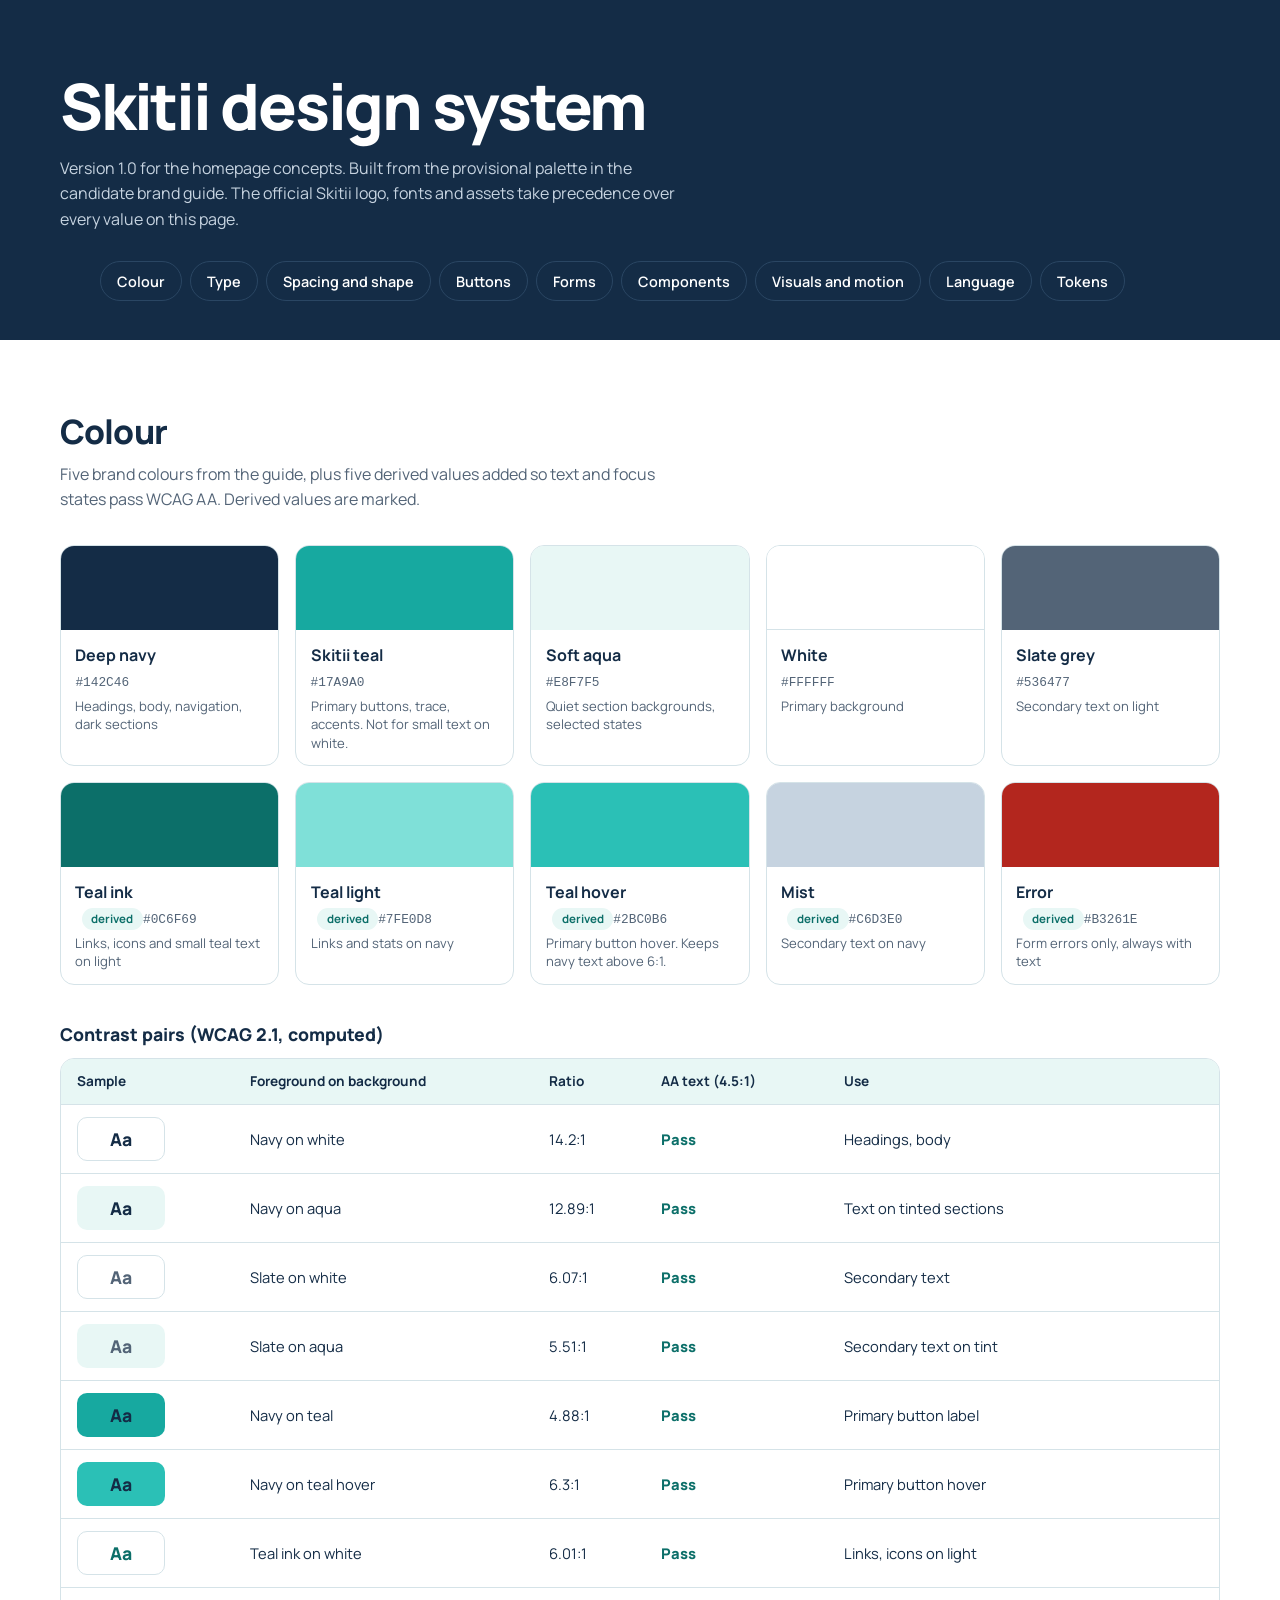
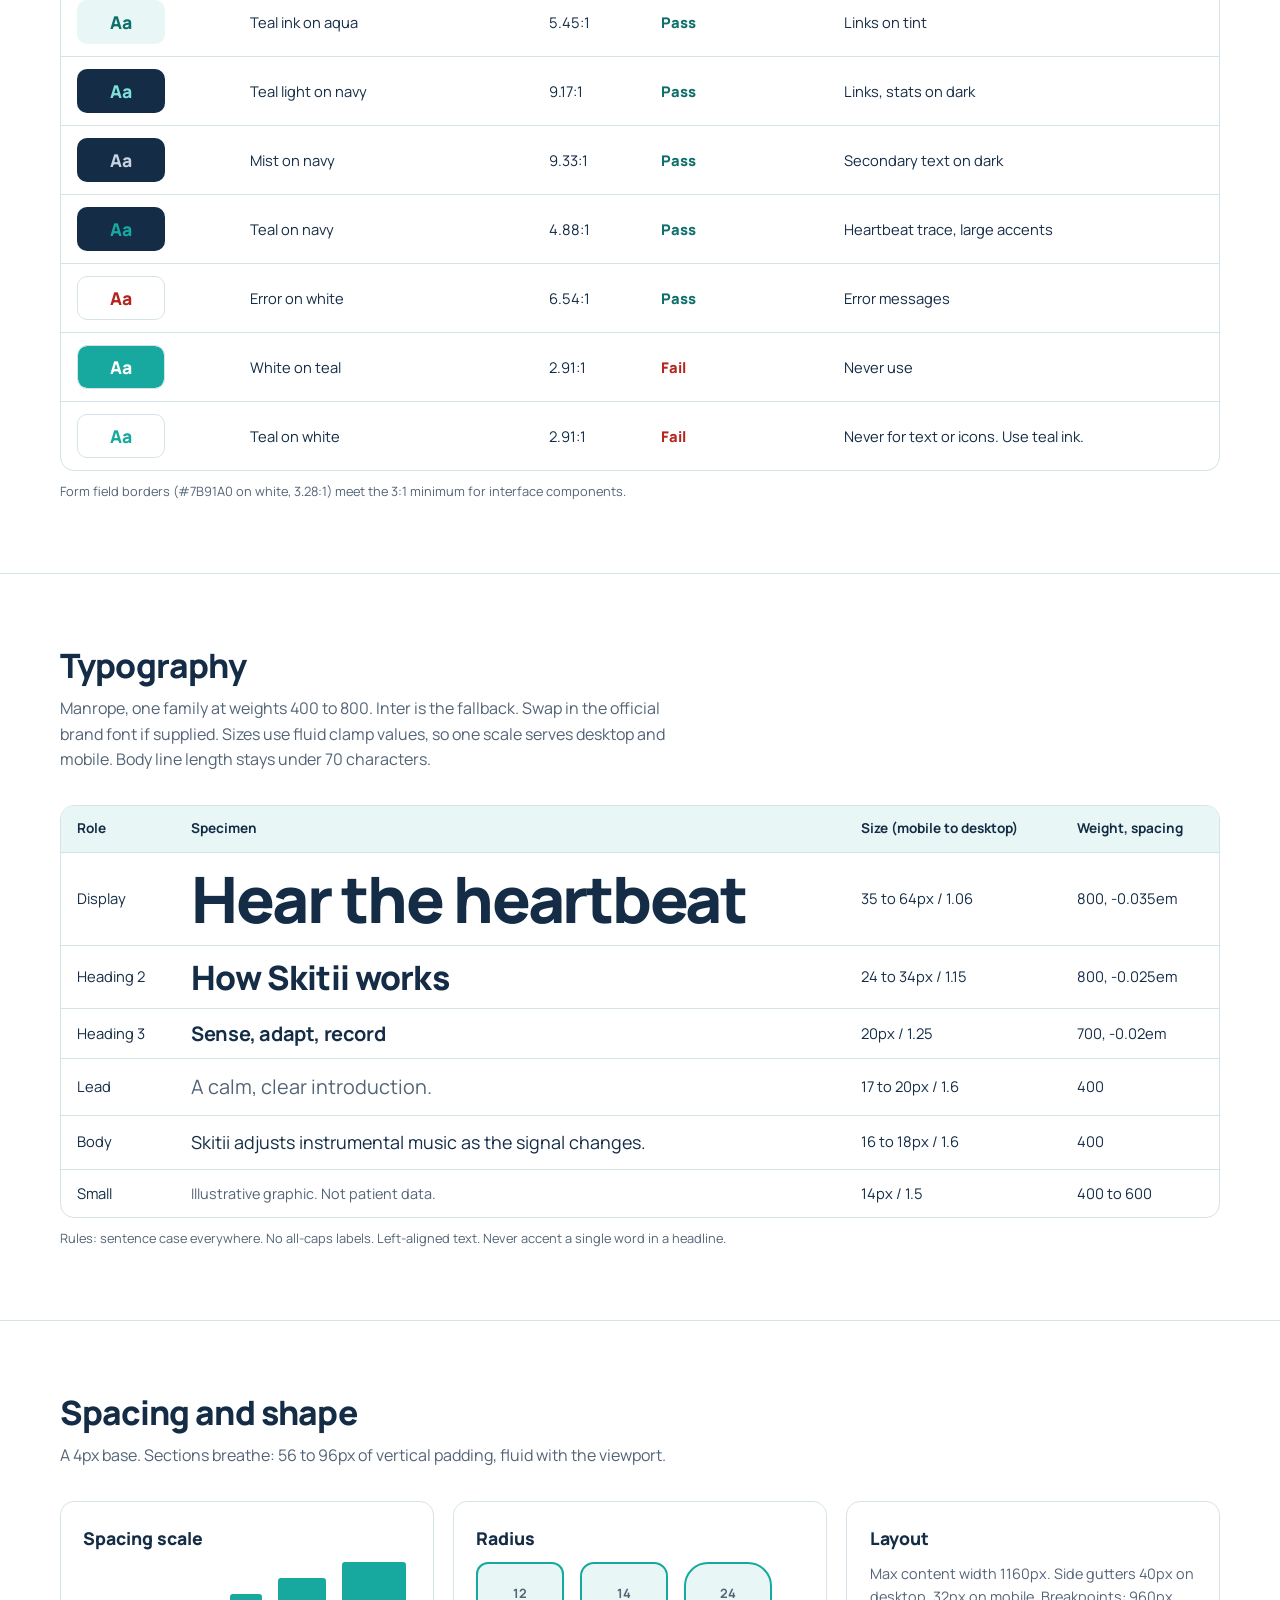
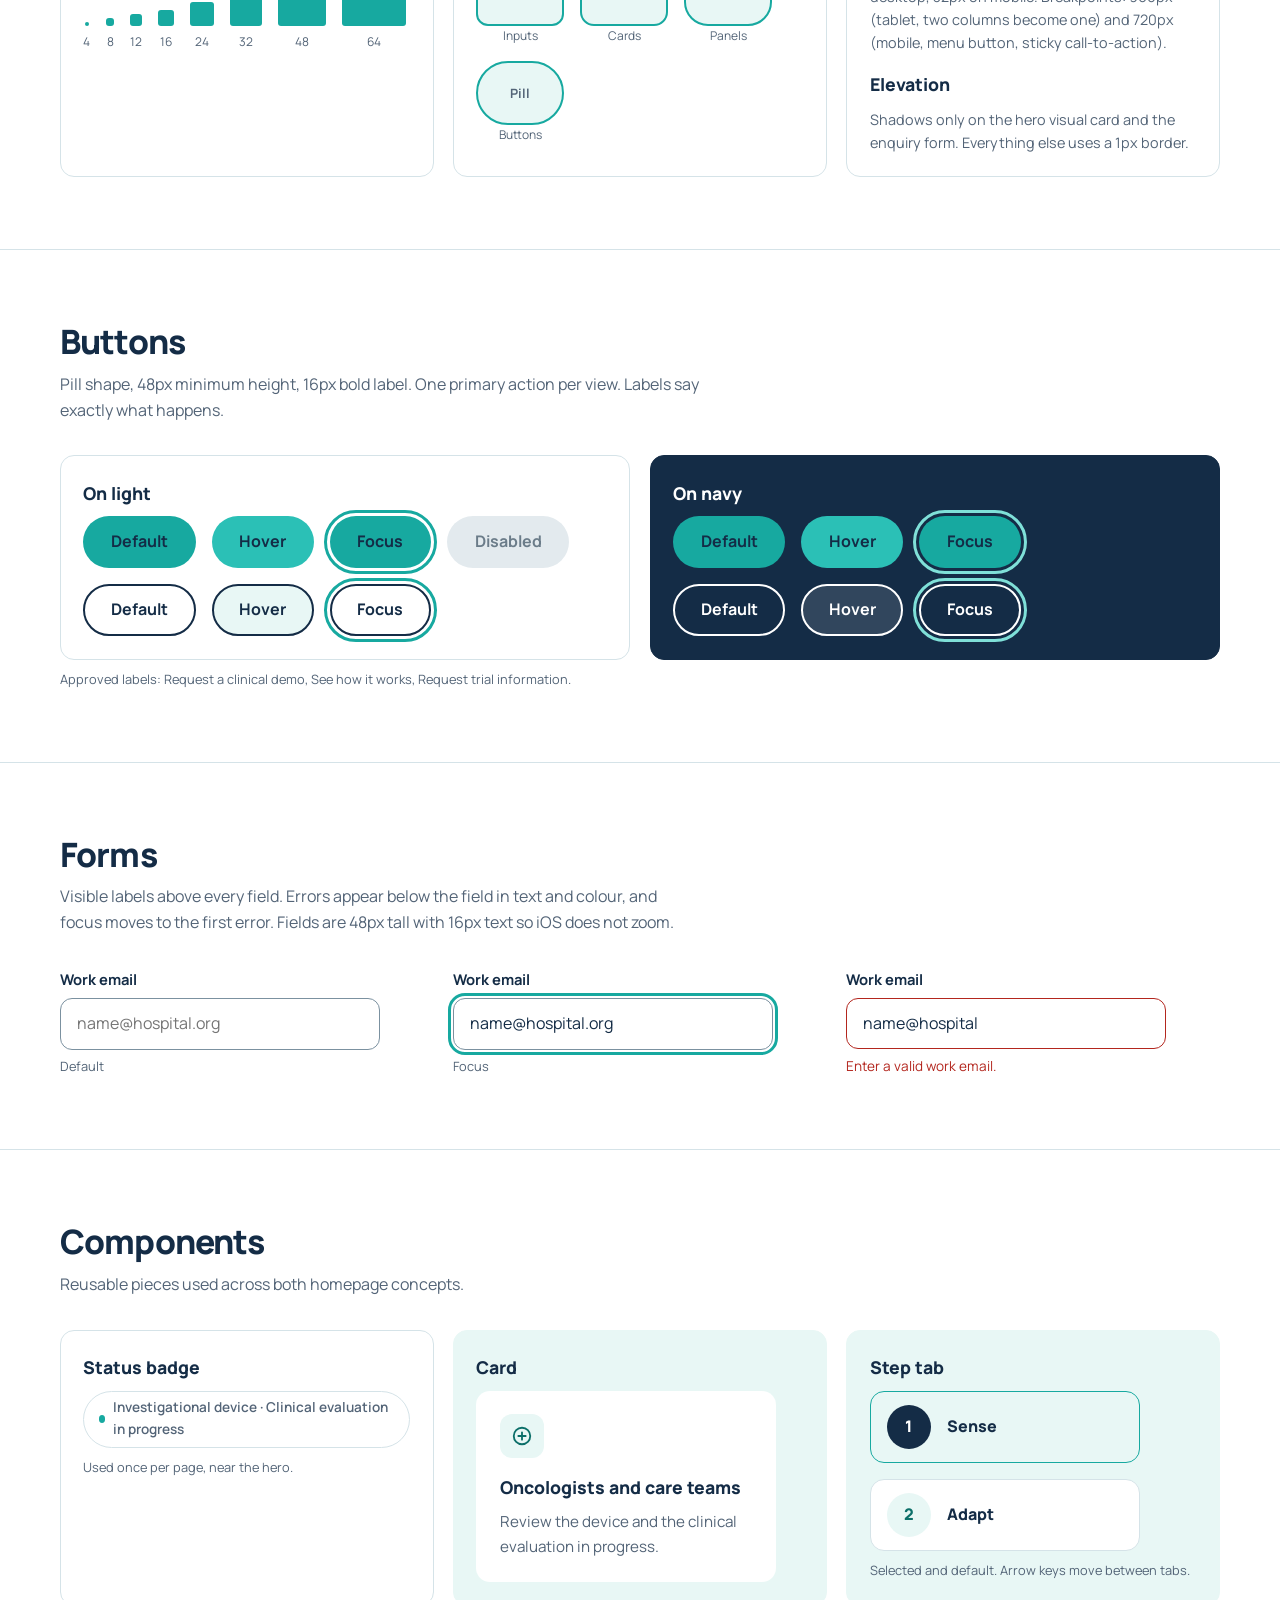
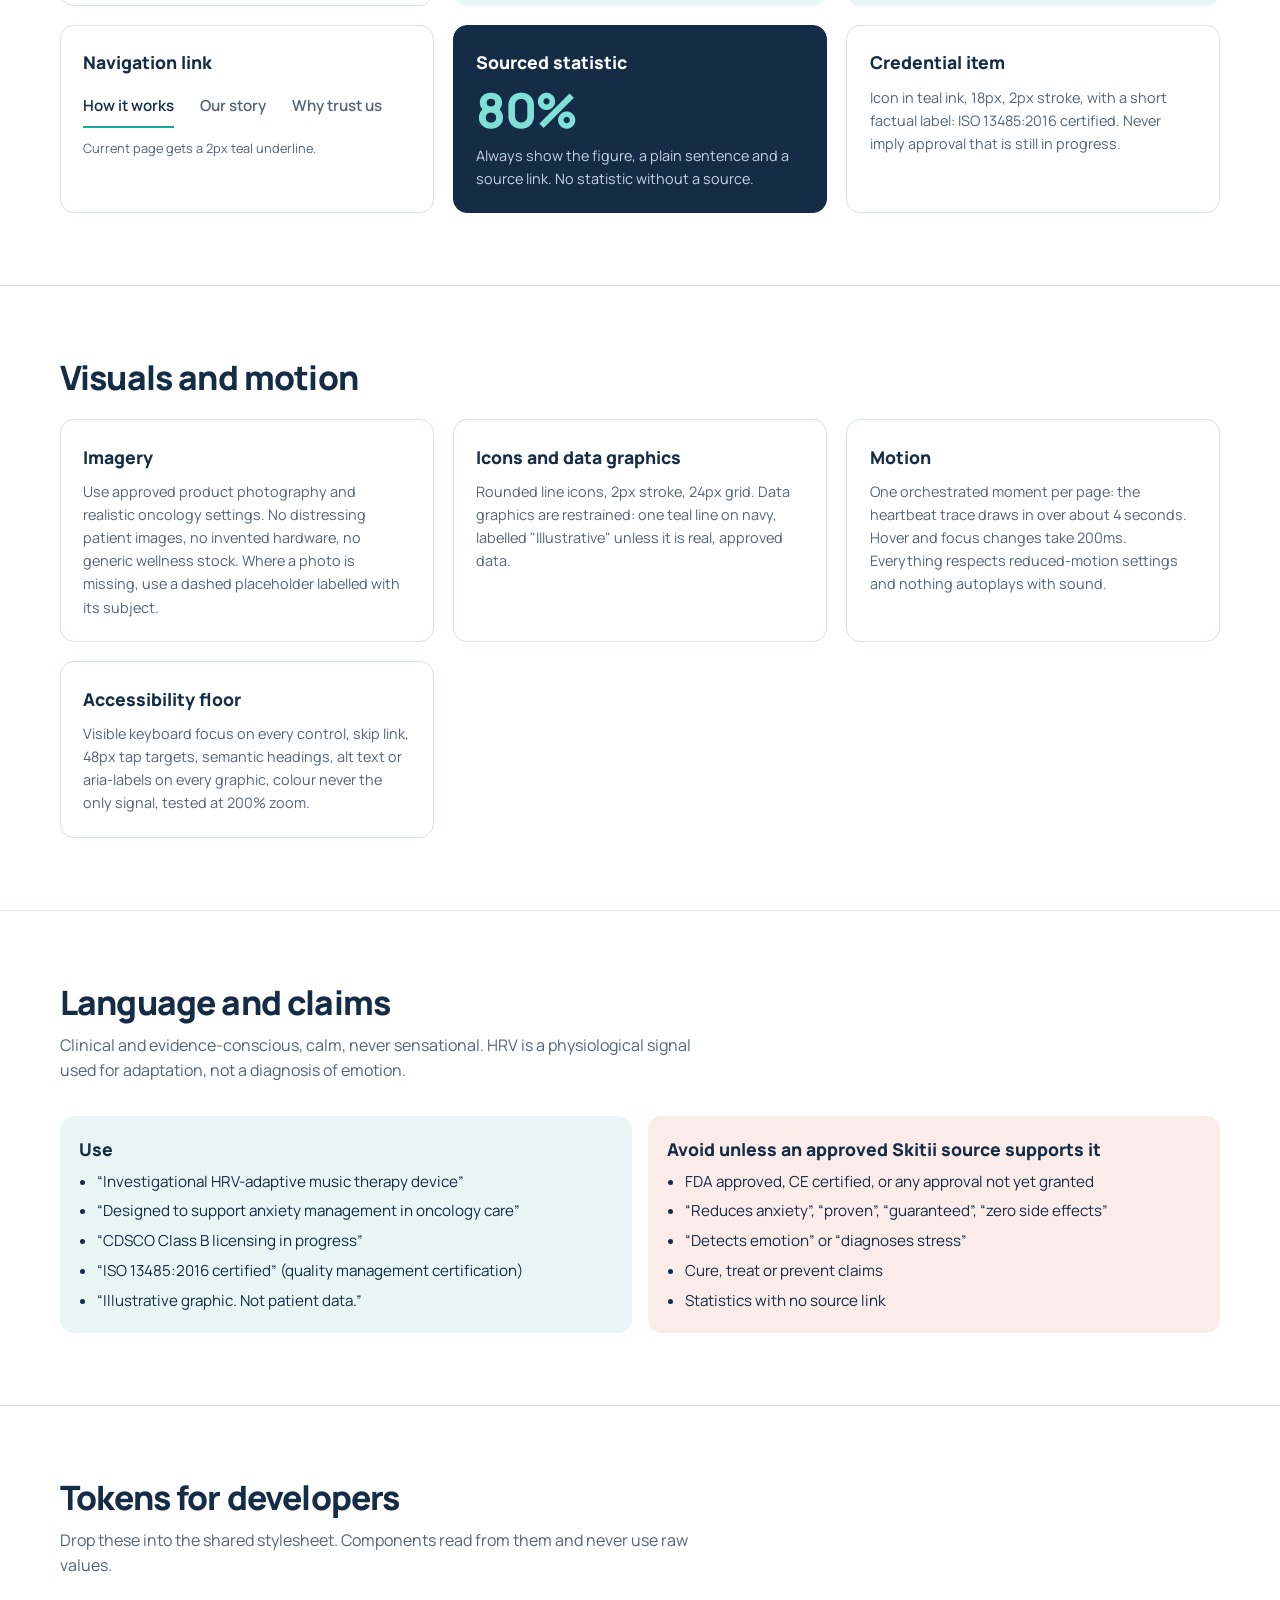
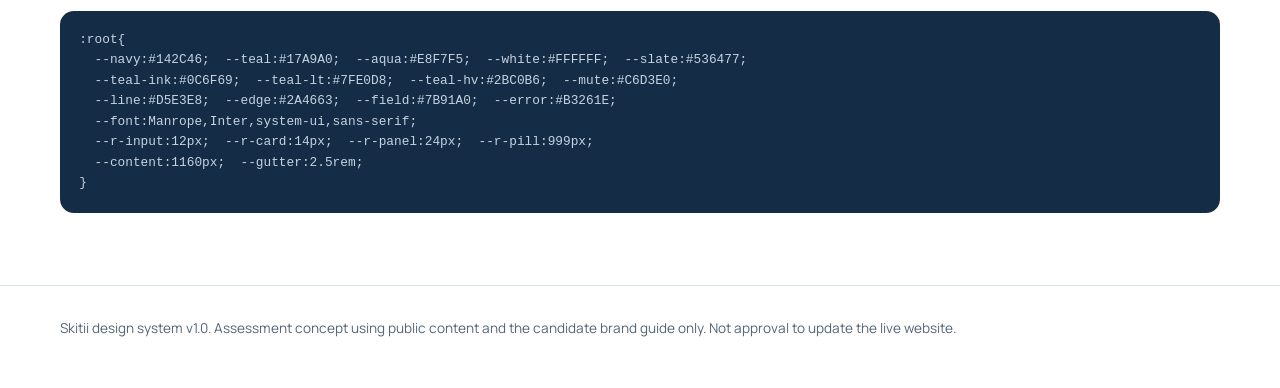
<file: design-system.html>
<!DOCTYPE html>
<html lang="en">
<head>
<meta charset="utf-8">
<meta name="robots" content="noindex, nofollow">
<meta name="viewport" content="width=device-width, initial-scale=1">
<title>Skitii design system v1.0</title>
<meta name="description" content="Colour, type, spacing, component and language rules for the Skitii website.">
<link rel="preconnect" href="https://fonts.googleapis.com">
<link rel="preconnect" href="https://fonts.gstatic.com" crossorigin>
<link href="https://fonts.googleapis.com/css2?family=Manrope:wght@400;500;600;700;800&display=swap" rel="stylesheet">
<style>
:root{--navy:#142C46;--teal:#17A9A0;--teal-hv:#2BC0B6;--teal-ink:#0C6F69;--teal-lt:#7FE0D8;--aqua:#E8F7F5;--white:#fff;--slate:#536477;--mute:#C6D3E0;--edge:#2A4663;--line:#D5E3E8;--field:#7B91A0;--error:#B3261E}
*{box-sizing:border-box;margin:0}
body{font-family:Manrope,Inter,system-ui,sans-serif;color:var(--navy);background:#fff;line-height:1.6;font-size:1rem;-webkit-font-smoothing:antialiased;overflow-x:clip}
a{color:var(--teal-ink);font-weight:700}
:focus-visible{outline:3px solid var(--teal);outline-offset:3px;border-radius:6px}
.wrap{width:min(1160px,100% - 2.5rem);margin-inline:auto}
header.top{background:var(--navy);color:#fff;padding:clamp(2.5rem,6vw,4.5rem) 0 2rem}
header.top h1{font-size:clamp(2.2rem,1.4rem + 4vw,4rem);line-height:1.06;letter-spacing:-.035em;font-weight:800}
header.top p{color:var(--mute);max-width:62ch;margin-top:1rem}
.jump{display:flex;gap:.5rem;overflow-x:auto;margin-top:1.8rem;padding-bottom:.4rem;list-style:none}
.jump a{white-space:nowrap;text-decoration:none;color:#fff;border:1px solid var(--edge);border-radius:999px;padding:.45rem 1rem;font-size:.9rem;font-weight:600;display:inline-block;min-height:40px}
.jump a:hover{background:rgba(255,255,255,.1)}
section{padding:clamp(2.5rem,6vw,4.5rem) 0;border-bottom:1px solid var(--line)}
h2{font-size:clamp(1.5rem,1.3rem + 1vw,2.1rem);letter-spacing:-.025em;line-height:1.15;font-weight:800}
h3{font-size:1.1rem;font-weight:800;margin-bottom:.6rem}
.lead{color:var(--slate);max-width:64ch;margin:.7rem 0 2rem}
.grid{display:grid;gap:1rem;grid-template-columns:repeat(auto-fill,minmax(200px,1fr))}
.sw{border:1px solid var(--line);border-radius:14px;overflow:hidden;background:#fff}
.sw .c{height:84px}.sw div+div{padding:.8rem .9rem}
.sw b{display:block}.sw code,.tok{font-family:ui-monospace,Menlo,monospace;font-size:.8rem;color:var(--slate)}
.sw small{display:block;color:var(--slate);font-size:.82rem;line-height:1.4;margin-top:.2rem}
.tag{display:inline-block;font-size:.72rem;font-weight:700;border-radius:999px;padding:.1rem .6rem;background:var(--aqua);color:var(--teal-ink);margin-left:.4rem;vertical-align:middle}
.tbl{overflow-x:auto;border:1px solid var(--line);border-radius:14px}
table{border-collapse:collapse;width:100%;min-width:560px;font-size:.92rem}
th,td{text-align:left;padding:.75rem 1rem;border-bottom:1px solid var(--line);vertical-align:middle}
th{background:var(--aqua);font-size:.85rem}tr:last-child td{border-bottom:0}
.aa{display:inline-grid;place-items:center;min-width:88px;height:44px;border-radius:10px;font-weight:800;font-size:1.1rem}
.pass{color:var(--teal-ink);font-weight:800}.fail{color:var(--error);font-weight:800}
.row{display:flex;flex-wrap:wrap;gap:1rem;align-items:center}
.demo{border:1px solid var(--line);border-radius:14px;padding:1.4rem;background:#fff}
.demo.dark{background:var(--navy);border-color:var(--navy);color:#fff}
.demo.tint{background:var(--aqua);border-color:var(--aqua)}
.cols{display:grid;gap:1.2rem;grid-template-columns:repeat(auto-fit,minmax(280px,1fr))}
.cap{font-size:.8rem;color:var(--slate);margin-top:.6rem}.dark .cap{color:var(--mute)}
pre{background:var(--navy);color:var(--mute);border-radius:14px;padding:1.2rem;overflow-x:auto;font-size:.8rem;line-height:1.6;font-family:ui-monospace,Menlo,monospace}

/* Type specimens */
.t-disp{font-size:clamp(2.2rem,1.4rem + 4vw,4rem);line-height:1.06;letter-spacing:-.035em;font-weight:800}
.t-h2{font-size:clamp(1.5rem,1.3rem + 1vw,2.1rem);line-height:1.15;letter-spacing:-.025em;font-weight:800}
.t-h3{font-size:1.25rem;line-height:1.25;letter-spacing:-.02em;font-weight:700}
.t-lead{font-size:clamp(1.05rem,1rem + .3vw,1.25rem);color:var(--slate)}
.t-body{font-size:clamp(1rem,.96rem + .2vw,1.125rem)}
.t-small{font-size:.9rem;color:var(--slate)}

/* Components */
.btn{display:inline-flex;align-items:center;justify-content:center;min-height:48px;padding:.7rem 1.6rem;border-radius:999px;font-weight:700;font-size:1rem;text-decoration:none;border:2px solid transparent;font-family:inherit;cursor:pointer}
.btn-p{background:var(--teal);color:var(--navy)}.btn-p.hv{background:var(--teal-hv)}
.btn-g{border-color:var(--navy);color:var(--navy);background:transparent}.btn-g.hv{background:var(--aqua)}
.btn-gd{border-color:#fff;color:#fff;background:transparent}.btn-gd.hv{background:rgba(255,255,255,.12)}
.btn.fc{outline:3px solid var(--teal);outline-offset:3px}.dark .btn.fc{outline-color:var(--teal-lt)}
.btn.dis{background:#E3EAEE;color:#6B7C89;cursor:not-allowed}
.f{display:grid;gap:.4rem;max-width:320px}.f label{font-weight:700;font-size:.92rem}
.in{font:inherit;color:var(--navy);padding:.75rem 1rem;min-height:48px;border:1.5px solid var(--field);border-radius:12px;background:#fff}
.in.fc{outline:3px solid var(--teal);outline-offset:2px}.in.er{border-color:var(--error)}
.msg{font-size:.85rem;color:var(--error)}
.badge{display:inline-flex;align-items:center;gap:.5rem;background:#fff;border:1px solid var(--line);border-radius:999px;padding:.35rem .9rem;font-size:.85rem;font-weight:600;color:var(--slate)}
.badge i{width:8px;height:8px;border-radius:50%;background:var(--teal)}
.card{background:#fff;border:1px solid var(--line);border-radius:14px;padding:1.4rem;max-width:300px}
.tint .card{border-color:transparent}.card p{color:var(--slate);font-size:.95rem}
.ico{width:44px;height:44px;border-radius:12px;background:var(--aqua);color:var(--teal-ink);display:grid;place-items:center;margin-bottom:.9rem}
.ico svg{width:22px;height:22px;fill:none;stroke:currentColor;stroke-width:2;stroke-linecap:round;stroke-linejoin:round}
.tab{display:grid;grid-template-columns:44px 1fr;gap:1rem;align-items:center;background:#fff;border:1.5px solid var(--line);border-radius:14px;padding:.8rem 1rem;min-height:72px;width:270px;font-weight:800}
.tab .n{width:44px;height:44px;border-radius:50%;display:grid;place-items:center;background:var(--aqua);color:var(--teal-ink)}
.tab.on{border-color:var(--teal);background:var(--aqua)}.tab.on .n{background:var(--navy);color:#fff}
.nav-s{display:flex;gap:1.6rem;font-weight:600;font-size:.95rem}
.nav-s span{color:var(--slate);padding:.5rem 0;border-bottom:2px solid transparent}.nav-s .cur{color:var(--navy);border-color:var(--teal)}
.stat{font-size:3rem;font-weight:800;letter-spacing:-.04em;line-height:1;color:var(--teal-lt)}
.space{display:flex;align-items:flex-end;gap:1rem;flex-wrap:wrap}
.space div{text-align:center;font-size:.75rem;color:var(--slate)}.space i{display:block;background:var(--teal);border-radius:3px;margin-bottom:.4rem;margin-inline:auto}
.rad{width:88px;height:64px;background:var(--aqua);border:2px solid var(--teal);display:grid;place-items:center;font-size:.8rem;font-weight:700}
.dd{display:grid;grid-template-columns:1fr 1fr;gap:1rem}
.dd div{border-radius:14px;padding:1.2rem}.dd .do{background:var(--aqua)}.dd .dont{background:#FBECEA}
.dd h3{margin-bottom:.4rem}.dd ul{padding-left:1.1rem;font-size:.95rem}.dd li+li{margin-top:.35rem}
footer{padding:2rem 0 3rem;color:var(--slate);font-size:.85rem}
@media (max-width:720px){.wrap{width:min(1160px,100% - 2rem)}.dd{grid-template-columns:1fr}.nav-s{flex-wrap:wrap;gap:.6rem 1.2rem}.tab{width:100%}}
</style>
</head>
<body>
<header class="top">
  <div class="wrap">
    <h1>Skitii design system</h1>
    <p>Version 1.0 for the homepage concepts. Built from the provisional palette in the candidate brand guide. The official Skitii logo, fonts and assets take precedence over every value on this page.</p>
    <ul class="jump" aria-label="Sections">
      <li><a href="#colour">Colour</a></li><li><a href="#type">Type</a></li><li><a href="#space">Spacing and shape</a></li><li><a href="#buttons">Buttons</a></li><li><a href="#forms">Forms</a></li><li><a href="#components">Components</a></li><li><a href="#motion">Visuals and motion</a></li><li><a href="#language">Language</a></li><li><a href="#tokens">Tokens</a></li>
    </ul>
  </div>
</header>

<main>
<section id="colour"><div class="wrap">
  <h2>Colour</h2>
  <p class="lead">Five brand colours from the guide, plus five derived values added so text and focus states pass WCAG AA. Derived values are marked.</p>
  <div class="grid">
    <div class="sw"><div class="c" style="background:#142C46"></div><div><b>Deep navy</b><code>#142C46</code><small>Headings, body, navigation, dark sections</small></div></div>
    <div class="sw"><div class="c" style="background:#17A9A0"></div><div><b>Skitii teal</b><code>#17A9A0</code><small>Primary buttons, trace, accents. Not for small text on white.</small></div></div>
    <div class="sw"><div class="c" style="background:#E8F7F5"></div><div><b>Soft aqua</b><code>#E8F7F5</code><small>Quiet section backgrounds, selected states</small></div></div>
    <div class="sw"><div class="c" style="background:#fff;border-bottom:1px solid #D5E3E8"></div><div><b>White</b><code>#FFFFFF</code><small>Primary background</small></div></div>
    <div class="sw"><div class="c" style="background:#536477"></div><div><b>Slate grey</b><code>#536477</code><small>Secondary text on light</small></div></div>
    <div class="sw"><div class="c" style="background:#0C6F69"></div><div><b>Teal ink</b><span class="tag">derived</span><code>#0C6F69</code><small>Links, icons and small teal text on light</small></div></div>
    <div class="sw"><div class="c" style="background:#7FE0D8"></div><div><b>Teal light</b><span class="tag">derived</span><code>#7FE0D8</code><small>Links and stats on navy</small></div></div>
    <div class="sw"><div class="c" style="background:#2BC0B6"></div><div><b>Teal hover</b><span class="tag">derived</span><code>#2BC0B6</code><small>Primary button hover. Keeps navy text above 6:1.</small></div></div>
    <div class="sw"><div class="c" style="background:#C6D3E0"></div><div><b>Mist</b><span class="tag">derived</span><code>#C6D3E0</code><small>Secondary text on navy</small></div></div>
    <div class="sw"><div class="c" style="background:#B3261E"></div><div><b>Error</b><span class="tag">derived</span><code>#B3261E</code><small>Form errors only, always with text</small></div></div>
  </div>
  <h3 style="margin-top:2.2rem">Contrast pairs (WCAG 2.1, computed)</h3>
  <div class="tbl"><table>
    <thead><tr><th>Sample</th><th>Foreground on background</th><th>Ratio</th><th>AA text (4.5:1)</th><th>Use</th></tr></thead>
    <tbody>
    <tr><td><span class="aa" style="background:#fff;color:#142C46;border:1px solid #D5E3E8">Aa</span></td><td>Navy on white</td><td>14.2:1</td><td class="pass">Pass</td><td>Headings, body</td></tr>
    <tr><td><span class="aa" style="background:#E8F7F5;color:#142C46">Aa</span></td><td>Navy on aqua</td><td>12.89:1</td><td class="pass">Pass</td><td>Text on tinted sections</td></tr>
    <tr><td><span class="aa" style="background:#fff;color:#536477;border:1px solid #D5E3E8">Aa</span></td><td>Slate on white</td><td>6.07:1</td><td class="pass">Pass</td><td>Secondary text</td></tr>
    <tr><td><span class="aa" style="background:#E8F7F5;color:#536477">Aa</span></td><td>Slate on aqua</td><td>5.51:1</td><td class="pass">Pass</td><td>Secondary text on tint</td></tr>
    <tr><td><span class="aa" style="background:#17A9A0;color:#142C46">Aa</span></td><td>Navy on teal</td><td>4.88:1</td><td class="pass">Pass</td><td>Primary button label</td></tr>
    <tr><td><span class="aa" style="background:#2BC0B6;color:#142C46">Aa</span></td><td>Navy on teal hover</td><td>6.3:1</td><td class="pass">Pass</td><td>Primary button hover</td></tr>
    <tr><td><span class="aa" style="background:#fff;color:#0C6F69;border:1px solid #D5E3E8">Aa</span></td><td>Teal ink on white</td><td>6.01:1</td><td class="pass">Pass</td><td>Links, icons on light</td></tr>
    <tr><td><span class="aa" style="background:#E8F7F5;color:#0C6F69">Aa</span></td><td>Teal ink on aqua</td><td>5.45:1</td><td class="pass">Pass</td><td>Links on tint</td></tr>
    <tr><td><span class="aa" style="background:#142C46;color:#7FE0D8">Aa</span></td><td>Teal light on navy</td><td>9.17:1</td><td class="pass">Pass</td><td>Links, stats on dark</td></tr>
    <tr><td><span class="aa" style="background:#142C46;color:#C6D3E0">Aa</span></td><td>Mist on navy</td><td>9.33:1</td><td class="pass">Pass</td><td>Secondary text on dark</td></tr>
    <tr><td><span class="aa" style="background:#142C46;color:#17A9A0">Aa</span></td><td>Teal on navy</td><td>4.88:1</td><td class="pass">Pass</td><td>Heartbeat trace, large accents</td></tr>
    <tr><td><span class="aa" style="background:#fff;color:#B3261E;border:1px solid #D5E3E8">Aa</span></td><td>Error on white</td><td>6.54:1</td><td class="pass">Pass</td><td>Error messages</td></tr>
    <tr><td><span class="aa" style="background:#fff;color:#fff;border:1px solid #D5E3E8;box-shadow:inset 0 0 0 40px #17A9A0">Aa</span></td><td>White on teal</td><td>2.91:1</td><td class="fail">Fail</td><td>Never use</td></tr>
    <tr><td><span class="aa" style="background:#fff;color:#17A9A0;border:1px solid #D5E3E8">Aa</span></td><td>Teal on white</td><td>2.91:1</td><td class="fail">Fail</td><td>Never for text or icons. Use teal ink.</td></tr>
    </tbody></table></div>
  <p class="cap">Form field borders (#7B91A0 on white, 3.28:1) meet the 3:1 minimum for interface components.</p>
</div></section>

<section id="type"><div class="wrap">
  <h2>Typography</h2>
  <p class="lead">Manrope, one family at weights 400 to 800. Inter is the fallback. Swap in the official brand font if supplied. Sizes use fluid clamp values, so one scale serves desktop and mobile. Body line length stays under 70 characters.</p>
  <div class="tbl"><table>
    <thead><tr><th>Role</th><th>Specimen</th><th>Size (mobile to desktop)</th><th>Weight, spacing</th></tr></thead>
    <tbody>
    <tr><td>Display</td><td class="t-disp">Hear the heartbeat</td><td>35 to 64px / 1.06</td><td>800, -0.035em</td></tr>
    <tr><td>Heading 2</td><td class="t-h2">How Skitii works</td><td>24 to 34px / 1.15</td><td>800, -0.025em</td></tr>
    <tr><td>Heading 3</td><td class="t-h3">Sense, adapt, record</td><td>20px / 1.25</td><td>700, -0.02em</td></tr>
    <tr><td>Lead</td><td class="t-lead">A calm, clear introduction.</td><td>17 to 20px / 1.6</td><td>400</td></tr>
    <tr><td>Body</td><td class="t-body">Skitii adjusts instrumental music as the signal changes.</td><td>16 to 18px / 1.6</td><td>400</td></tr>
    <tr><td>Small</td><td class="t-small">Illustrative graphic. Not patient data.</td><td>14px / 1.5</td><td>400 to 600</td></tr>
    </tbody></table></div>
  <p class="cap">Rules: sentence case everywhere. No all-caps labels. Left-aligned text. Never accent a single word in a headline.</p>
</div></section>

<section id="space"><div class="wrap">
  <h2>Spacing and shape</h2>
  <p class="lead">A 4px base. Sections breathe: 56 to 96px of vertical padding, fluid with the viewport.</p>
  <div class="cols">
    <div class="demo"><h3>Spacing scale</h3>
      <div class="space"><div><i style="width:4px;height:4px"></i>4</div><div><i style="width:8px;height:8px"></i>8</div><div><i style="width:12px;height:12px"></i>12</div><div><i style="width:16px;height:16px"></i>16</div><div><i style="width:24px;height:24px"></i>24</div><div><i style="width:32px;height:32px"></i>32</div><div><i style="width:48px;height:48px"></i>48</div><div><i style="width:64px;height:64px"></i>64</div></div></div>
    <div class="demo"><h3>Radius</h3>
      <div class="space"><div><span class="rad" style="border-radius:12px">12</span>Inputs</div><div><span class="rad" style="border-radius:14px">14</span>Cards</div><div><span class="rad" style="border-radius:24px">24</span>Panels</div><div><span class="rad" style="border-radius:999px">Pill</span>Buttons</div></div></div>
    <div class="demo"><h3>Layout</h3>
      <p class="t-small">Max content width 1160px. Side gutters 40px on desktop, 32px on mobile. Breakpoints: 960px (tablet, two columns become one) and 720px (mobile, menu button, sticky call-to-action).</p>
      <h3 style="margin-top:1rem">Elevation</h3><p class="t-small">Shadows only on the hero visual card and the enquiry form. Everything else uses a 1px border.</p></div>
  </div>
</div></section>

<section id="buttons"><div class="wrap">
  <h2>Buttons</h2>
  <p class="lead">Pill shape, 48px minimum height, 16px bold label. One primary action per view. Labels say exactly what happens.</p>
  <div class="cols">
    <div class="demo"><h3>On light</h3>
      <div class="row"><a class="btn btn-p" href="#">Default</a><a class="btn btn-p hv" href="#">Hover</a><a class="btn btn-p fc" href="#">Focus</a><span class="btn btn-p dis">Disabled</span></div>
      <div class="row" style="margin-top:1rem"><a class="btn btn-g" href="#">Default</a><a class="btn btn-g hv" href="#">Hover</a><a class="btn btn-g fc" href="#">Focus</a></div></div>
    <div class="demo dark"><h3>On navy</h3>
      <div class="row"><a class="btn btn-p" href="#">Default</a><a class="btn btn-p hv" href="#">Hover</a><a class="btn btn-p fc" href="#">Focus</a></div>
      <div class="row" style="margin-top:1rem"><a class="btn btn-gd" href="#">Default</a><a class="btn btn-gd hv" href="#">Hover</a><a class="btn btn-gd fc" href="#">Focus</a></div></div>
  </div>
  <p class="cap">Approved labels: Request a clinical demo, See how it works, Request trial information.</p>
</div></section>

<section id="forms"><div class="wrap">
  <h2>Forms</h2>
  <p class="lead">Visible labels above every field. Errors appear below the field in text and colour, and focus moves to the first error. Fields are 48px tall with 16px text so iOS does not zoom.</p>
  <div class="cols">
    <div class="f"><label for="a">Work email</label><input class="in" id="a" placeholder="name@hospital.org"><span class="cap" style="margin:0">Default</span></div>
    <div class="f"><label for="b">Work email</label><input class="in fc" id="b" value="name@hospital.org"><span class="cap" style="margin:0">Focus</span></div>
    <div class="f"><label for="c">Work email</label><input class="in er" id="c" value="name@hospital" aria-invalid="true"><span class="msg">Enter a valid work email.</span></div>
  </div>
</div></section>

<section id="components"><div class="wrap">
  <h2>Components</h2>
  <p class="lead">Reusable pieces used across both homepage concepts.</p>
  <div class="cols">
    <div class="demo"><h3>Status badge</h3><span class="badge"><i></i>Investigational device · Clinical evaluation in progress</span><p class="cap">Used once per page, near the hero.</p></div>
    <div class="demo tint"><h3>Card</h3><article class="card"><div class="ico"><svg viewBox="0 0 24 24" aria-hidden="true"><circle cx="12" cy="12" r="9"/><path d="M12 8v8M8 12h8"/></svg></div><h3>Oncologists and care teams</h3><p>Review the device and the clinical evaluation in progress.</p></article></div>
    <div class="demo tint"><h3>Step tab</h3><div class="row"><div class="tab on"><span class="n">1</span>Sense</div><div class="tab"><span class="n">2</span>Adapt</div></div><p class="cap">Selected and default. Arrow keys move between tabs.</p></div>
    <div class="demo"><h3>Navigation link</h3><div class="nav-s"><span class="cur">How it works</span><span>Our story</span><span>Why trust us</span></div><p class="cap">Current page gets a 2px teal underline.</p></div>
    <div class="demo dark"><h3>Sourced statistic</h3><div class="stat">80%</div><p class="cap" style="font-size:.9rem">Always show the figure, a plain sentence and a source link. No statistic without a source.</p></div>
    <div class="demo"><h3>Credential item</h3><p class="t-small">Icon in teal ink, 18px, 2px stroke, with a short factual label: ISO 13485:2016 certified. Never imply approval that is still in progress.</p></div>
  </div>
</div></section>

<section id="motion"><div class="wrap">
  <h2>Visuals and motion</h2>
  <div class="cols" style="margin-top:1.4rem">
    <div class="demo"><h3>Imagery</h3><p class="t-small">Use approved product photography and realistic oncology settings. No distressing patient images, no invented hardware, no generic wellness stock. Where a photo is missing, use a dashed placeholder labelled with its subject.</p></div>
    <div class="demo"><h3>Icons and data graphics</h3><p class="t-small">Rounded line icons, 2px stroke, 24px grid. Data graphics are restrained: one teal line on navy, labelled "Illustrative" unless it is real, approved data.</p></div>
    <div class="demo"><h3>Motion</h3><p class="t-small">One orchestrated moment per page: the heartbeat trace draws in over about 4 seconds. Hover and focus changes take 200ms. Everything respects reduced-motion settings and nothing autoplays with sound.</p></div>
    <div class="demo"><h3>Accessibility floor</h3><p class="t-small">Visible keyboard focus on every control, skip link, 48px tap targets, semantic headings, alt text or aria-labels on every graphic, colour never the only signal, tested at 200% zoom.</p></div>
  </div>
</div></section>

<section id="language"><div class="wrap">
  <h2>Language and claims</h2>
  <p class="lead">Clinical and evidence-conscious, calm, never sensational. HRV is a physiological signal used for adaptation, not a diagnosis of emotion.</p>
  <div class="dd">
    <div class="do"><h3>Use</h3><ul><li>“Investigational HRV-adaptive music therapy device”</li><li>“Designed to support anxiety management in oncology care”</li><li>“CDSCO Class B licensing in progress”</li><li>“ISO 13485:2016 certified” (quality management certification)</li><li>“Illustrative graphic. Not patient data.”</li></ul></div>
    <div class="dont"><h3>Avoid unless an approved Skitii source supports it</h3><ul><li>FDA approved, CE certified, or any approval not yet granted</li><li>“Reduces anxiety”, “proven”, “guaranteed”, “zero side effects”</li><li>“Detects emotion” or “diagnoses stress”</li><li>Cure, treat or prevent claims</li><li>Statistics with no source link</li></ul></div>
  </div>
</div></section>

<section id="tokens"><div class="wrap">
  <h2>Tokens for developers</h2>
  <p class="lead">Drop these into the shared stylesheet. Components read from them and never use raw values.</p>
<pre>:root{
  --navy:#142C46;  --teal:#17A9A0;  --aqua:#E8F7F5;  --white:#FFFFFF;  --slate:#536477;
  --teal-ink:#0C6F69;  --teal-lt:#7FE0D8;  --teal-hv:#2BC0B6;  --mute:#C6D3E0;
  --line:#D5E3E8;  --edge:#2A4663;  --field:#7B91A0;  --error:#B3261E;
  --font:Manrope,Inter,system-ui,sans-serif;
  --r-input:12px;  --r-card:14px;  --r-panel:24px;  --r-pill:999px;
  --content:1160px;  --gutter:2.5rem;
}</pre>
</div></section>
</main>
<footer><div class="wrap">Skitii design system v1.0. Assessment concept using public content and the candidate brand guide only. Not approval to update the live website.</div></footer>
</body>
</html>
</file>
<file: css/tokens.css>
/* Skitii | tokens.css */
:root{
  --navy:#142C46; --teal:#17A9A0; --teal-ink:#0C6F69; --aqua:#E8F7F5; --white:#fff; --slate:#536477;
  --line:#D5E3E8; --r-lg:24px; --r-md:14px; --r-sm:999px;
  --step--1:clamp(.82rem,.8rem + .1vw,.9rem); --step-0:clamp(1rem,.96rem + .2vw,1.125rem);
  --step-2:clamp(1.5rem,1.3rem + 1vw,2.1rem); --step-4:clamp(2.2rem,1.4rem + 4vw,4rem);
}

:root{--mute:#C6D3E0;--edge:#2A4663;--teal-lt:#7FE0D8;--teal-hv:#2BC0B6}
</file>
<file: css/base.css>
/* Skitii | base.css */
*{box-sizing:border-box;margin:0}
html{scroll-behavior:smooth}
body{font-family:Manrope,Inter,system-ui,sans-serif;color:var(--navy);background:var(--white);font-size:var(--step-0);line-height:1.6;-webkit-font-smoothing:antialiased}
a{color:inherit}
:focus-visible{outline:3px solid var(--teal);outline-offset:3px;border-radius:6px}
.wrap{width:min(1160px,100% - 2.5rem);margin-inline:auto}
.skip{position:absolute;left:-999px;top:8px;background:var(--navy);color:#fff;padding:.6rem 1rem;border-radius:8px;z-index:20}
.skip:focus{left:8px}
</file>
<file: css/buttons.css>
/* Skitii | buttons.css */
/* Buttons */
.btn{display:inline-flex;align-items:center;justify-content:center;gap:.5rem;min-height:48px;padding:.7rem 1.5rem;border-radius:var(--r-sm);font-weight:700;font-size:1rem;text-decoration:none;border:2px solid transparent;cursor:pointer;transition:transform .2s,background .2s,border-color .2s}
.btn-primary{background:var(--teal);color:var(--navy)}
.btn-primary:hover{background:#2BC0B6;transform:translateY(-1px)}
.btn-ghost{border-color:var(--navy);color:var(--navy);background:transparent}
.btn-ghost:hover{background:var(--aqua)}
</file>
<file: css/header.css>
/* Skitii | header.css */
/* Header */
header{position:sticky;top:0;z-index:10;background:rgba(255,255,255,.92);backdrop-filter:blur(10px);border-bottom:1px solid var(--line)}
.bar{display:flex;align-items:center;justify-content:space-between;min-height:72px;gap:1rem}
.logo{display:flex;align-items:center;justify-content:flex-start;text-decoration:none}
.logo img{display:block;height:52px;width:auto;max-width:130px;object-fit:contain;object-position:left center}
@media (max-width:720px){.logo img{height:44px;max-width:105px}}
nav ul{display:flex;gap:1.6rem;list-style:none;padding:0}
nav a{text-decoration:none;font-weight:600;font-size:.95rem;color:var(--slate);padding:.5rem 0;border-bottom:2px solid transparent}
nav a:hover,nav a[aria-current]{color:var(--navy);border-color:var(--teal)}
.menu-btn{display:none;min-width:48px;min-height:48px;border:1.5px solid var(--navy);background:none;border-radius:12px;cursor:pointer;color:var(--navy)}
.nav-cta{display:inline-flex}
</file>
<file: css/hero.css>
/* Skitii | hero.css */
/* Hero */
.hero{background:linear-gradient(180deg,var(--aqua),var(--white) 85%);padding:clamp(2.5rem,6vw,5.5rem) 0 clamp(2.5rem,5vw,4.5rem)}
.hero-grid{display:grid;grid-template-columns:1.05fr .95fr;gap:clamp(2rem,5vw,4.5rem);align-items:center}
.badge{display:inline-flex;align-items:center;gap:.5rem;background:#fff;border:1px solid var(--line);border-radius:var(--r-sm);padding:.35rem .9rem;font-size:var(--step--1);font-weight:600;color:var(--slate)}
.badge i{width:8px;height:8px;border-radius:50%;background:var(--teal)}
h1{font-size:var(--step-4);line-height:1.06;letter-spacing:-.035em;font-weight:800;margin:1.2rem 0 1.1rem;max-width:15ch}
.lede{color:var(--slate);max-width:52ch;font-size:clamp(1.05rem,1rem + .3vw,1.25rem)}
.cta-row{display:flex;flex-wrap:wrap;gap:.9rem;margin:2rem 0 1.8rem}
.proof{display:flex;flex-wrap:wrap;gap:.6rem 1.6rem;list-style:none;padding:0;font-size:var(--step--1);font-weight:600;color:var(--slate)}
.proof li{display:flex;gap:.5rem;align-items:center}
.proof svg{width:18px;height:18px;flex:none}

/* Signal card (hero visual) */
.signal{background:var(--navy);color:#fff;border-radius:var(--r-lg);padding:clamp(1.2rem,3vw,2rem);box-shadow:0 30px 60px -30px rgba(20,44,70,.55);position:relative;overflow:hidden}
.signal::after{content:"";position:absolute;inset:auto -20% -40% auto;width:70%;aspect-ratio:1;background:radial-gradient(circle,rgba(23,169,160,.35),transparent 65%);pointer-events:none}
.signal-top{display:flex;justify-content:space-between;align-items:center;font-size:var(--step--1);color:#B8C7D6;font-weight:600}
.live{display:flex;align-items:center;gap:.5rem;color:#fff}
.live i{width:9px;height:9px;border-radius:50%;background:var(--teal);animation:pulse 1.8s infinite}
.trace-wrap{margin:1.4rem 0 1rem}
svg.trace{width:100%;height:auto;display:block}
.trace path{fill:none;stroke:var(--teal);stroke-width:2.5;stroke-linecap:round;stroke-linejoin:round}
.trace .grid line{stroke:#2A4663;stroke-width:1}
.trace.go path{stroke-dasharray:var(--len);stroke-dashoffset:var(--len);animation:draw 3.1s cubic-bezier(.4,0,.2,1) forwards}
.chips{display:grid;grid-template-columns:repeat(3,1fr);gap:.6rem}
.chip{background:rgba(255,255,255,.07);border:1px solid #2A4663;border-radius:var(--r-md);padding:.7rem .8rem;font-size:var(--step--1);line-height:1.35}
.chip b{display:block;color:#fff;font-size:.95rem}
.chip span{color:#B8C7D6}
.note{font-size:.78rem;color:#B8C7D6;margin-top:.9rem}
</file>
<file: css/how-it-works.css>
/* Skitii | how-it-works.css */
/* How it works */
.works{padding:clamp(3.5rem,8vw,6.5rem) 0}
.works h2,.cta-band h2{font-size:var(--step-2);letter-spacing:-.025em;line-height:1.15;max-width:22ch}
.works .sub{color:var(--slate);max-width:60ch;margin:.9rem 0 2.5rem}
.flow{display:grid;grid-template-columns:minmax(260px,.8fr) 1.2fr;gap:clamp(1.5rem,4vw,3rem);align-items:stretch}
[role=tablist]{display:grid;gap:.8rem;align-content:start}
[role=tab]{display:grid;grid-template-columns:44px 1fr;gap:1rem;align-items:center;text-align:left;font:inherit;color:var(--navy);background:#fff;border:1.5px solid var(--line);border-radius:var(--r-md);padding:1rem 1.1rem;min-height:72px;cursor:pointer;transition:border-color .2s,background .2s}
[role=tab] .n{width:44px;height:44px;border-radius:50%;display:grid;place-items:center;font-weight:800;background:var(--aqua);color:var(--teal-ink)}
[role=tab] strong{display:block;font-size:1.1rem}
[role=tab] small{color:var(--slate);font-size:var(--step--1)}
[role=tab][aria-selected=true]{border-color:var(--teal);background:var(--aqua)}
[role=tab][aria-selected=true] .n{background:var(--navy);color:#fff}
[role=tabpanel]{background:var(--aqua);border-radius:var(--r-lg);padding:clamp(1.4rem,3vw,2.4rem);display:grid;gap:1.4rem;align-content:start}
[role=tabpanel][hidden]{display:none}
[role=tabpanel] h3{font-size:1.5rem;letter-spacing:-.02em;line-height:1.2}
[role=tabpanel] p{color:var(--slate);max-width:56ch}
.art{background:#fff;border-radius:var(--r-md);padding:1rem;border:1px solid var(--line)}
.art svg{width:100%;height:auto;display:block}
.tag{display:inline-block;font-size:.8rem;font-weight:700;color:var(--teal-ink);background:#fff;border:1px solid var(--line);border-radius:var(--r-sm);padding:.25rem .8rem;width:fit-content}
.loop{display:flex;align-items:center;gap:.8rem;margin-top:2rem;color:var(--slate);font-size:var(--step--1);font-weight:600}
.loop svg{width:22px;height:22px;flex:none;color:var(--teal-ink)}
</file>
<file: css/cta.css>
/* Skitii | cta.css */
/* CTA + footer */
.cta-band{background:var(--navy);color:#fff;padding:clamp(3rem,7vw,5rem) 0}
.cta-band .wrap{display:flex;flex-wrap:wrap;gap:2rem;align-items:center;justify-content:space-between}
.cta-band p{color:#C6D3E0;margin-top:.7rem;max-width:48ch}
.cta-band .btn-ghost{border-color:#fff;color:#fff}.cta-band .btn-ghost:hover{background:rgba(255,255,255,.1)}
footer{padding:2rem 0 2.5rem;font-size:.85rem;color:var(--slate)}
footer p{max-width:90ch}
</file>
<file: css/sections.css>
/* Skitii | sections.css */
/* Shared section system */
.sec{padding:clamp(3.5rem,8vw,6rem) 0}
.alt{background:var(--aqua)}
.dark{background:var(--navy);color:#fff}
.sec h2{font-size:var(--step-2);letter-spacing:-.025em;line-height:1.15;max-width:24ch}
.sec .sub{color:var(--slate);max-width:60ch;margin:.9rem 0 2rem}
.dark .sub{color:#C6D3E0}.dark a{color:#7FE0D8}
.split{display:grid;grid-template-columns:1fr 1fr;gap:clamp(1.5rem,5vw,4.5rem);align-items:start}
.cards{display:grid;grid-template-columns:repeat(auto-fit,minmax(220px,1fr));gap:1rem}
.card{background:#fff;border:1px solid var(--line);border-radius:var(--r-md);padding:1.4rem}
.alt .card{border-color:transparent}
.card h3{font-size:1.1rem;margin-bottom:.4rem}.card p{color:var(--slate);font-size:.95rem}
.ico{width:44px;height:44px;border-radius:12px;background:var(--aqua);color:var(--teal-ink);display:grid;place-items:center;margin-bottom:1rem}
.ico svg{width:22px;height:22px;fill:none;stroke:currentColor;stroke-width:2;stroke-linecap:round;stroke-linejoin:round}
.ph{aspect-ratio:4/3;border:2px dashed #9DB6BF;border-radius:var(--r-md);display:grid;place-items:center;color:var(--slate);font-size:.8rem;font-weight:600;background:#fff;text-align:center;padding:.8rem}
.devices{display:grid;grid-template-columns:repeat(3,1fr);gap:.8rem}
.devices figcaption{font-weight:700;font-size:.9rem;margin-top:.5rem}
.def{display:grid;gap:1rem;margin-top:1.6rem}
.def div{border-left:3px solid var(--teal);padding-left:1rem}
.def dt{font-weight:800}.def dd{color:var(--slate);font-size:.95rem}
.aud{margin-top:clamp(2.5rem,5vw,4rem)}
.aud h3{font-size:1.25rem;margin-bottom:1.2rem}
.aud a{font-weight:700;color:var(--teal-ink);display:inline-block;margin-top:.8rem;font-size:.95rem}

/* Why */
.stat{font-size:clamp(2.8rem,6vw,4.2rem);font-weight:800;letter-spacing:-.04em;line-height:1;color:#7FE0D8}
.stat-row{display:grid;grid-template-columns:minmax(120px,.45fr) 1fr;gap:1.5rem;align-items:center;padding:1.6rem 0;border-top:1px solid #2A4663}
.stat-row:first-child{border-top:0;padding-top:0}
.stat-row p{color:#C6D3E0}.stat-row a{font-size:.85rem;font-weight:600}
.caveat{font-size:.8rem;color:#9FB2C5;margin-top:1rem}

/* Story */
.quote{font-size:clamp(1.4rem,1.1rem + 1.4vw,2.1rem);font-weight:700;letter-spacing:-.02em;line-height:1.25;max-width:20ch}
.quote cite{display:block;font-size:.95rem;font-weight:600;font-style:normal;color:var(--slate);margin-top:1.2rem;letter-spacing:0}
.founder{display:grid;grid-template-columns:64px 1fr;gap:1.1rem}
.founder+.founder{margin-top:1rem}
.av{width:64px;height:64px;border-radius:50%;background:var(--navy);color:#fff;display:grid;place-items:center;font-weight:800}
.founder h3{font-size:1.1rem}.founder .role{color:var(--teal-ink);font-weight:700;font-size:.9rem;margin-bottom:.4rem}
.founder p{color:var(--slate);font-size:.95rem}.founder a{font-size:.9rem;font-weight:700;color:var(--teal-ink)}

/* Trust */
.facts{display:grid;grid-template-columns:repeat(2,1fr);gap:1rem 3rem;margin-top:2rem}
.fact{padding:1.4rem 0;border-top:2px solid var(--navy)}
.fact b{display:block;font-size:clamp(1.5rem,1.2rem + 1vw,2rem);letter-spacing:-.025em;line-height:1.1;margin-bottom:.5rem}
.fact p{color:var(--slate);font-size:.95rem}
.reg{margin-top:2rem;background:var(--aqua);border-radius:var(--r-md);padding:1.2rem 1.4rem;font-size:.92rem;color:var(--slate);max-width:80ch}

/* Form */
.form{display:grid;grid-template-columns:1fr 1fr;gap:1.1rem;background:#fff;border:1px solid var(--line);border-radius:var(--r-lg);padding:clamp(1.4rem,3vw,2.4rem);box-shadow:0 24px 50px -34px rgba(20,44,70,.4)}
.f{display:grid;gap:.4rem;align-content:start}.f.full{grid-column:1/-1}
.f label{font-weight:700;font-size:.92rem}
.f input,.f select,.f textarea{font:inherit;color:var(--navy);padding:.75rem 1rem;min-height:48px;border:1.5px solid #7B91A0;border-radius:12px;background:#fff;width:100%}
.f textarea{min-height:120px;resize:vertical}
.f [aria-invalid=true]{border-color:#B3261E}
.err{color:#B3261E;font-size:.85rem;min-height:1.1em}
.check{display:flex;gap:.7rem;align-items:flex-start;font-size:.9rem;color:var(--slate)}
.check input{width:22px;min-height:22px;height:22px;margin-top:.15rem;flex:none;accent-color:var(--teal-ink)}
#form-status{grid-column:1/-1;color:var(--teal-ink);font-weight:700;min-height:1.2em}
.contact-side p{color:var(--slate);margin-bottom:1rem}.contact-side a{color:var(--teal-ink);font-weight:700}

/* Footer */
.foot{display:grid;grid-template-columns:1.4fr 1fr 1.2fr 1fr;gap:2rem;padding-bottom:2rem;margin-bottom:1.5rem;border-bottom:1px solid var(--line)}
.foot h3{font-size:.95rem;color:var(--navy);margin-bottom:.7rem}
.foot ul{list-style:none;padding:0;display:grid;gap:.45rem}
.foot a{color:var(--slate);text-decoration:none}.foot a:hover{color:var(--navy);text-decoration:underline}
@media (max-width:900px){.split,.form{grid-template-columns:1fr}.foot{grid-template-columns:1fr 1fr}.facts{grid-template-columns:1fr}}
@media (max-width:720px){.stat-row{grid-template-columns:1fr;gap:.6rem}.devices{grid-template-columns:1fr 1fr 1fr;gap:.5rem}.foot{grid-template-columns:1fr}}
</file>
<file: css/responsive.css>
/* Skitii | responsive.css */
@keyframes draw{to{stroke-dashoffset:0}}
@keyframes pulse{50%{opacity:.35;transform:scale(.8)}}

/* Tablet */
@media (max-width:960px){
  .hero-grid,.flow{grid-template-columns:1fr}
  h1{max-width:18ch}
  [role=tablist]{grid-template-columns:repeat(3,1fr)}
  [role=tab]{grid-template-columns:1fr;justify-items:start;text-align:left}
}
/* Mobile */
@media (max-width:720px){
  .menu-btn{display:grid;place-items:center}
  .nav-cta{display:none}
  nav{position:absolute;inset:72px 0 auto 0;background:#fff;border-bottom:1px solid var(--line);padding:.5rem 1.25rem 1.25rem}
  nav[hidden]{display:none}
  nav ul{flex-direction:column;gap:0}
  nav a{display:block;padding:1rem 0;border-bottom:1px solid var(--line);font-size:1.05rem}
  .cta-row .btn{width:100%}
  [role=tablist]{grid-template-columns:1fr}
  [role=tab]{grid-template-columns:44px 1fr;align-items:center}
  .chips{grid-template-columns:1fr}
  .chip{display:flex;justify-content:space-between;align-items:center;gap:1rem}
  .chip b,.chip span{display:inline}
}
@media (min-width:721px){nav[hidden]{display:block}}
/* Mobile pass */
html{scroll-padding-top:84px}
body{overflow-x:clip}
.dock{display:none}
@media (max-width:720px){
  body{padding-bottom:88px}
  .wrap{width:min(1160px,100% - 2rem)}
  .bar{min-height:64px}
  nav{inset:64px 0 auto 0;max-height:calc(100vh - 64px);overflow:auto}
  .badge{display:flex;border-radius:14px;line-height:1.4;padding:.5rem .9rem}
  h1{font-size:2.15rem;max-width:none;margin:1rem 0}
  .hero{padding:1.75rem 0 2.5rem}
  .cta-row{margin:1.5rem 0}
  .proof{flex-direction:column;gap:.7rem}
  .signal{border-radius:20px}
  .note{font-size:.8rem}
  .sec,.works{padding:3rem 0}
  .sec h2,.works h2,.cta-band h2{font-size:1.6rem}
  [role=tablist]{grid-template-columns:repeat(3,1fr);gap:.5rem}
  [role=tab]{grid-template-columns:1fr;justify-items:center;text-align:center;padding:.7rem .4rem;min-height:84px;gap:.4rem}
  [role=tab] .n{width:34px;height:34px}
  [role=tab] small{display:none}
  [role=tab] strong{font-size:1rem}
  [role=tabpanel]{padding:1.2rem}
  [role=tabpanel] h3{font-size:1.25rem}
  .art svg text{display:none}
  .devices .ph{font-size:.68rem;padding:.4rem}
  .devices figcaption{font-size:.8rem}
  .quote{max-width:none}
  .facts{gap:0}
  .form{padding:1.2rem;border-radius:20px}
  .foot a{display:inline-block;padding:.4rem 0}
  .dock{display:block;position:fixed;inset:auto 0 0 0;z-index:9;padding:.7rem 1rem calc(.7rem + env(safe-area-inset-bottom));background:rgba(255,255,255,.96);border-top:1px solid var(--line);transition:transform .25s,visibility 0s}
  .dock .btn{width:100%}
  .dock.off{transform:translateY(110%);visibility:hidden;transition:transform .25s,visibility 0s .25s}
}
@media (prefers-reduced-motion:reduce){*{animation:none!important;transition:none!important;scroll-behavior:auto!important}.trace.go path{stroke-dasharray:none}}
</file>
<file: css/media.css>
/* Skitii | media.css: real images, annotated device, record card, founders, certificate, dark footer, stat odometer, hover motion */
:root{--ease-slow:cubic-bezier(.2,.8,.2,1)}
/* Step photos */
.art.photo{padding:0;overflow:hidden}
.art.photo img{display:block;width:100%;height:auto;aspect-ratio:3/2;object-fit:cover;transition:transform 1.25s var(--ease-slow)}
.art.photo:hover img{transform:scale(1.06)}
.x-rec{position:relative;container-type:inline-size}
.x-card{position:absolute;right:3cqw;top:4cqw;bottom:3.5cqw;width:36cqw;box-sizing:border-box;background:#fff;border-radius:2.4cqw;padding:2.4cqw;box-shadow:0 2cqw 5cqw -2cqw rgba(20,44,70,.35);display:flex;flex-direction:column;justify-content:space-between;color:var(--navy);overflow:hidden}
.x-ch{display:flex;align-items:center;gap:1.2cqw;font-weight:800;font-size:2.2cqw;line-height:1.2}
.x-ch i{width:1.8cqw;height:1.8cqw;border-radius:50%;background:var(--teal);display:block}
.x-cs,.x-cap{font-size:1.7cqw;line-height:1.2;color:var(--slate)}
.x-rowc{display:flex;justify-content:space-between;align-items:baseline;border-top:1px solid var(--line);padding-top:1.2cqw}
.x-rowc span{font-size:1.8cqw;line-height:1.2;color:var(--slate)}
.x-rowc b{font-size:3.4cqw;line-height:1.1;font-weight:800;letter-spacing:-.02em;color:var(--teal-ink)}
.x-rowc b small{font-size:1.7cqw;font-weight:700;color:var(--slate);margin-left:.5cqw}
.x-card .x-ctr{width:100%;height:9cqw;display:block}
.x-cf{display:flex;align-items:center;gap:1cqw;font-size:1.7cqw;line-height:1.2;font-weight:700;color:var(--teal-ink);background:var(--aqua);border-radius:1.4cqw;padding:1.3cqw 1.5cqw}
.x-card .x-cf svg{width:2cqw;height:2cqw;flex:none;display:block}
/* Device showcase */
.x-stage{position:relative;margin:0;border-radius:28px;aspect-ratio:1000/700;background:radial-gradient(75% 70% at 50% 42%,#fff,var(--aqua) 72%);overflow:hidden}
.x-zoom{position:absolute;inset:0;transition:transform 1.25s var(--ease-slow)}
.x-stage:hover .x-zoom{transform:scale(1.04)}
.x-dev{position:absolute;inset:6% 6% 8%;width:88%;height:86%;object-fit:contain}
.x-hot,.x-legend li>span{width:30px;height:30px;border-radius:50%;background:var(--navy);color:#fff;font-weight:800;font-size:14px;display:grid;place-items:center}
.x-hot{position:absolute;margin:-15px 0 0 -15px;border:3px solid #fff;box-shadow:0 6px 16px -6px rgba(20,44,70,.6)}
.x-legend{list-style:none;padding:0;margin:1.3rem 0 0;display:grid;gap:.9rem}
.x-legend li{display:grid;grid-template-columns:30px 1fr;gap:.9rem;align-items:start}
.x-legend b{display:block;font-weight:800}.x-legend small{color:var(--slate);font-size:.92rem}
.x-rm{margin:1.8rem 0 0;max-width:440px}
.x-rm img{display:block;width:100%;height:auto;background:#fff;border:1px solid var(--line);border-radius:14px}
.x-rm figcaption{font-size:.85rem;color:var(--slate);margin-top:.6rem}
/* Founders */
.founder{grid-template-columns:88px 1fr;transition:transform .3s ease-out,box-shadow .3s ease-out}
.founder:hover{transform:translateY(-3px);box-shadow:0 18px 36px -22px rgba(20,44,70,.45)}
.x-av{width:88px;height:88px;border-radius:50%;object-fit:cover}
.quote{font-weight:600;border-left:4px solid var(--teal);padding-left:1.2rem}
/* Trust */
.trust-split{display:grid;grid-template-columns:1.45fr .55fr;gap:3rem;align-items:start}
.x-cert{margin:0}
.x-cert img{display:block;width:200px;max-width:100%;height:auto;border:1px solid var(--line);border-radius:10px;box-shadow:0 18px 40px -26px rgba(20,44,70,.5)}
.x-cert figcaption{font-size:.85rem;color:var(--slate);margin-top:.7rem}
/* Dark footer */
footer{background:var(--navy);color:var(--mute);padding:3.5rem 0 2.5rem}
footer .foot{border-bottom-color:var(--edge)}
footer .foot h3{color:#fff}
footer .foot a,footer a{color:var(--mute)}
footer .foot a:hover{color:#fff}
.footer-logo{display:block;height:64px;width:auto;max-width:130px;object-fit:contain;object-position:left center}
@media (max-width:720px){.footer-logo{height:56px;max-width:105px}}
/* Stat odometer */
.stat .odo{display:inline-flex;align-items:flex-start}
.stat .d{display:inline-block;height:1em;min-width:.62em;overflow:hidden;text-align:center;font-variant-numeric:tabular-nums}
.stat .strip{display:block;transition:transform 1.25s var(--ease-slow)}
.stat .strip span,.stat .suf{display:block;height:1em;line-height:1}
.stat .suf{display:inline-block}
@media (max-width:900px){.trust-split{grid-template-columns:1fr}}
@media (prefers-reduced-motion:reduce){.art.photo img,.x-zoom,.founder,.stat .strip{transition:none!important}.art.photo:hover img,.x-stage:hover .x-zoom,.founder:hover{transform:none}}
</file>
